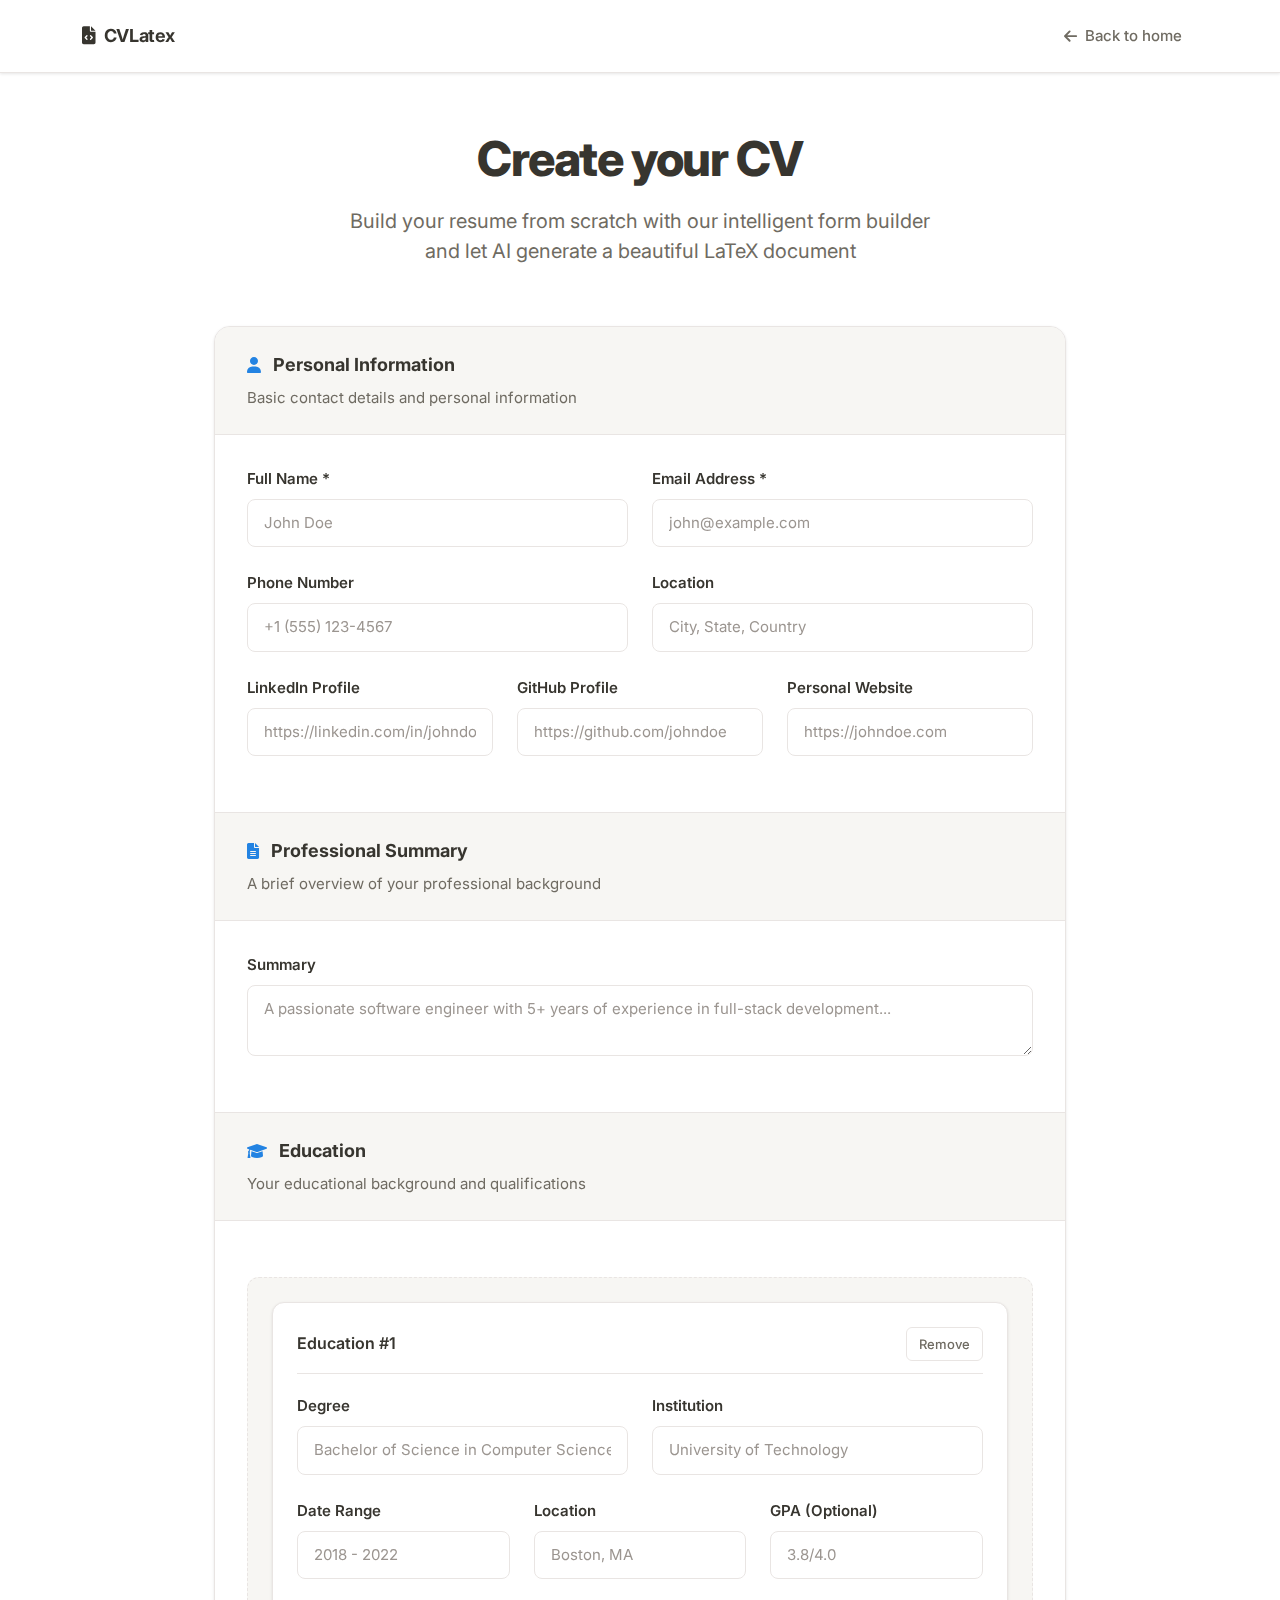
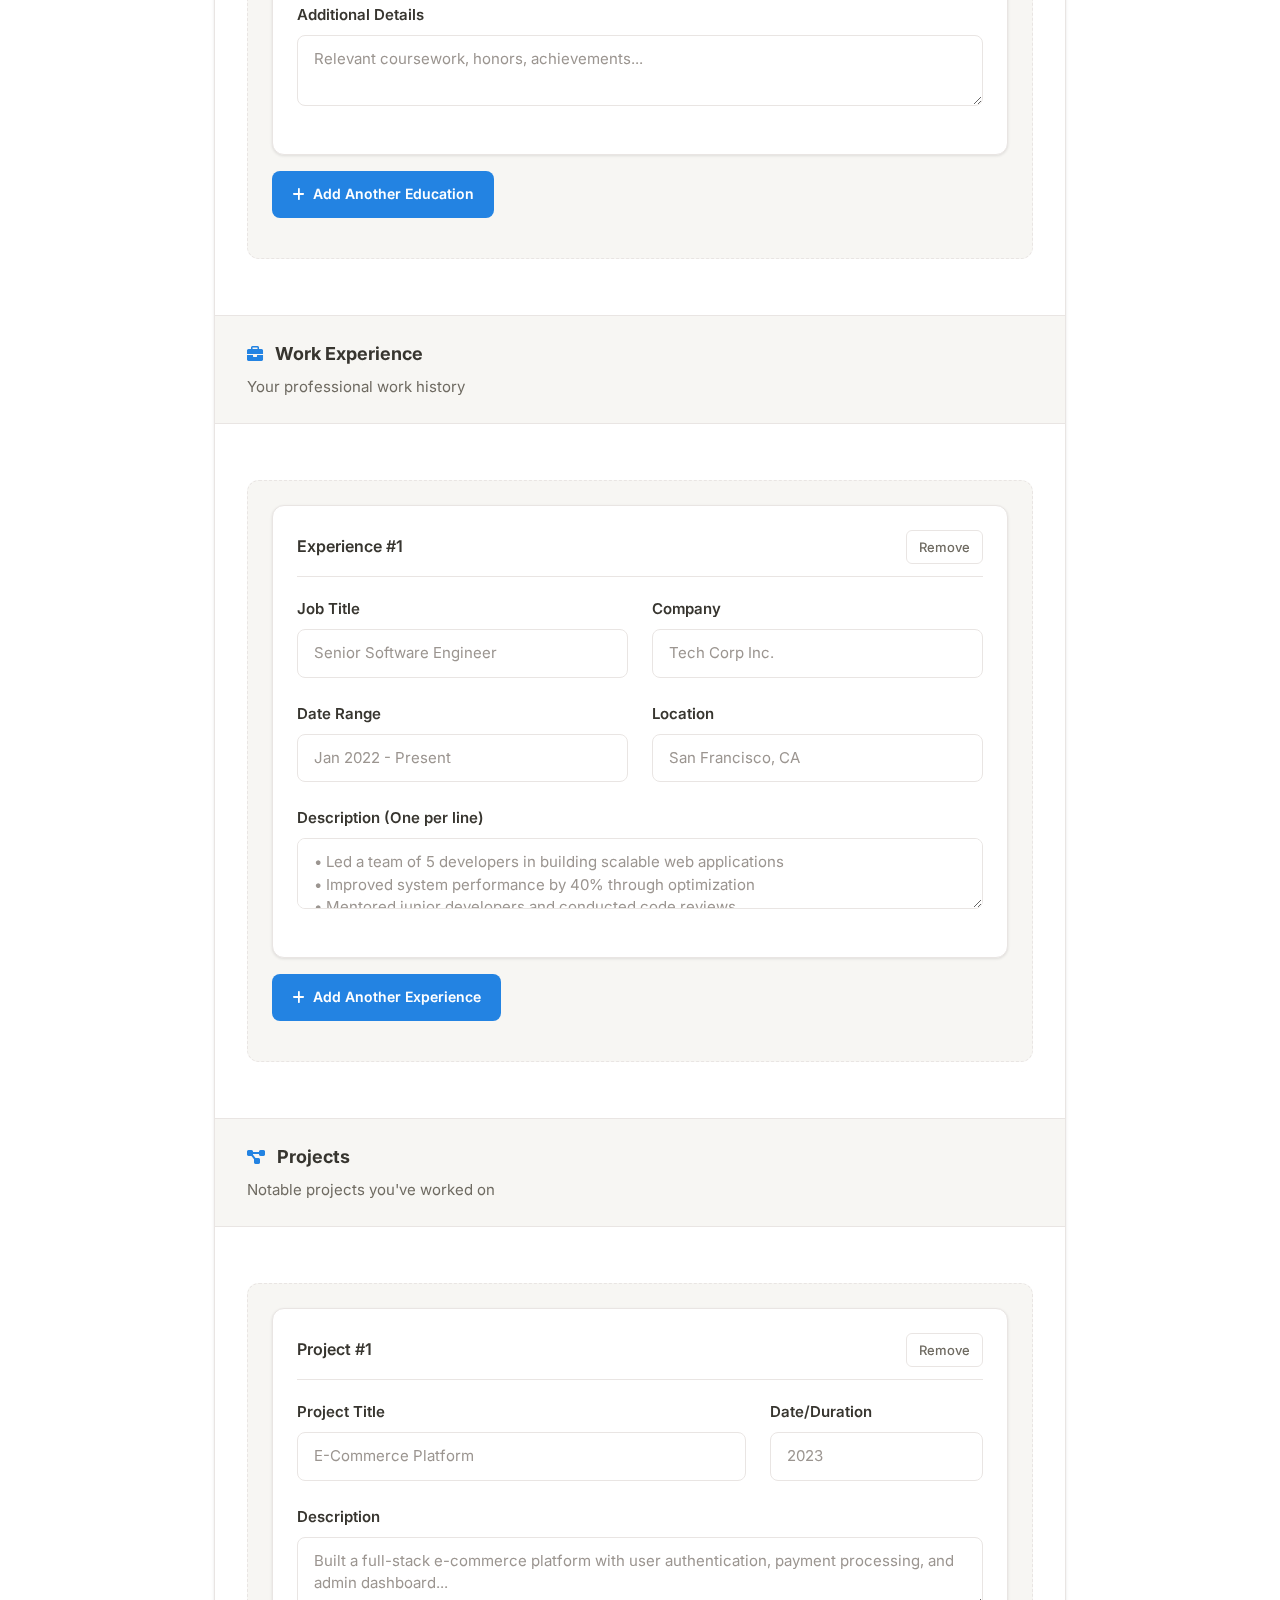
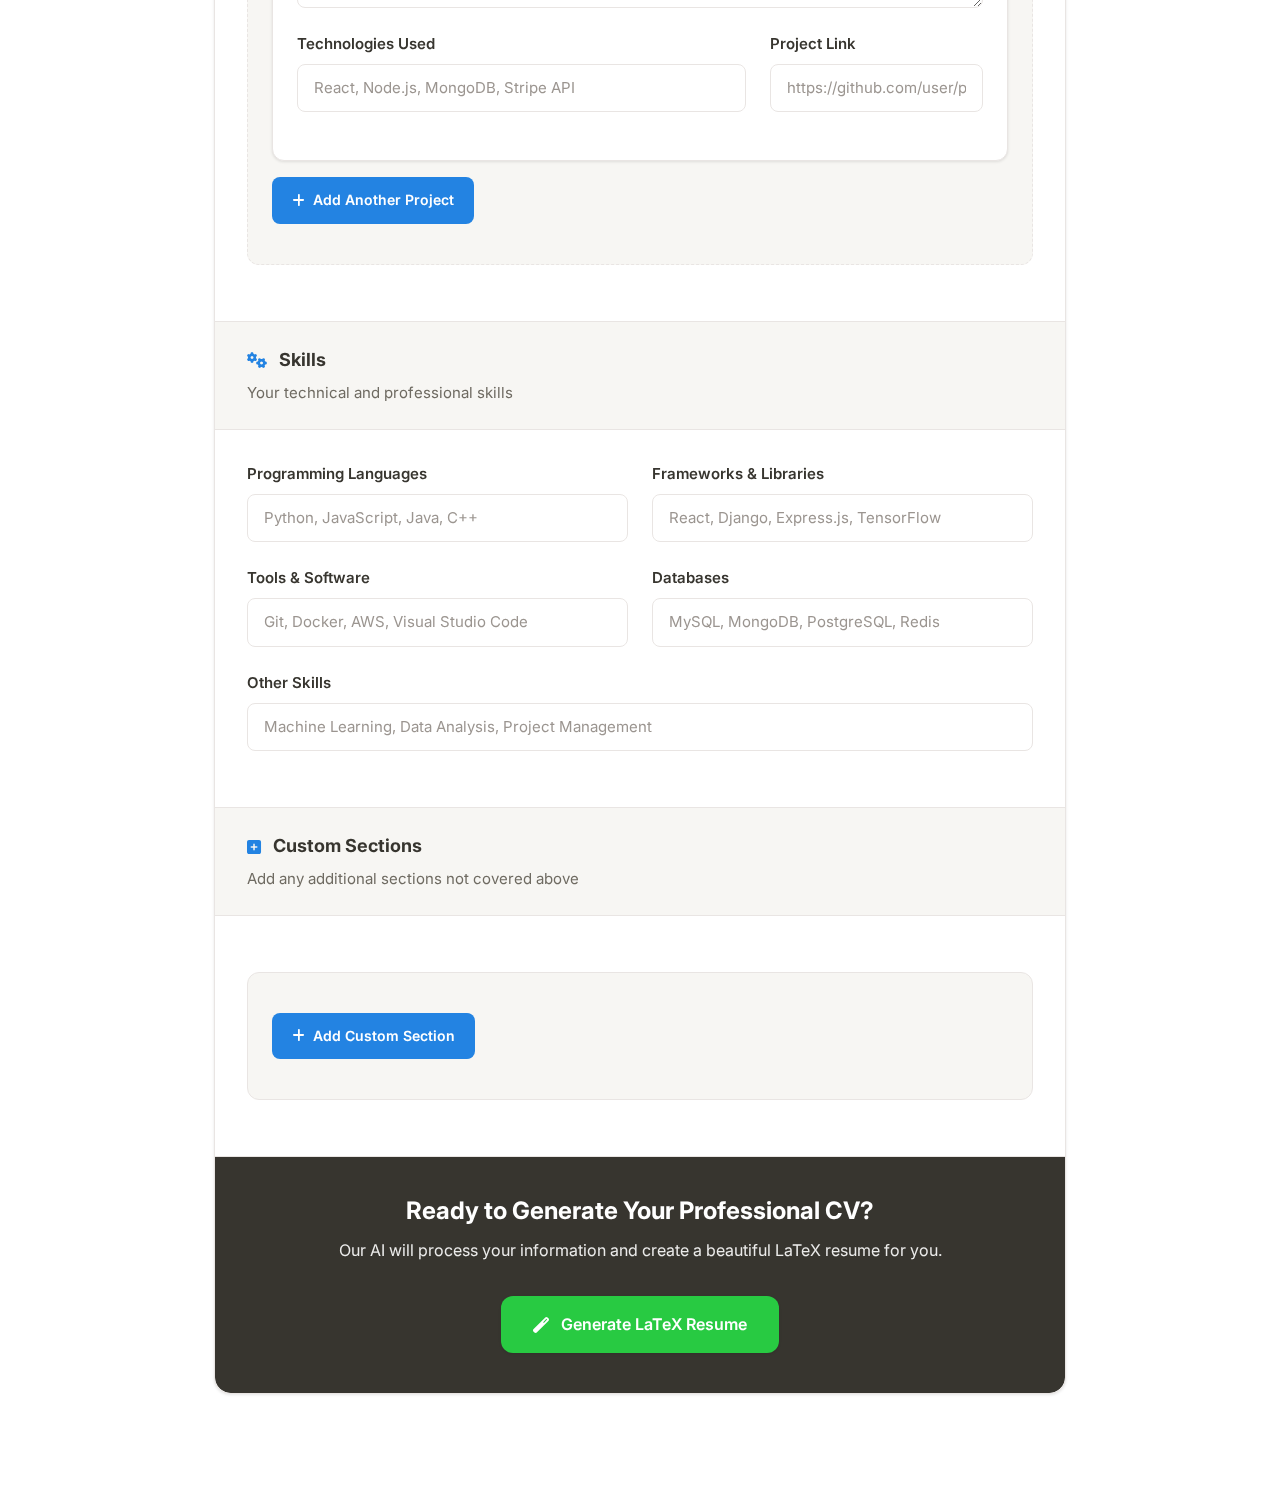
<file: templates/create_cv.html>
<!DOCTYPE html>
<html lang="en">
<head>
    <meta charset="UTF-8">
    <meta name="viewport" content="width=device-width, initial-scale=1.0">
    <title>Create CV - CVLatex</title>
    <link href="https://cdn.jsdelivr.net/npm/bootstrap@5.3.0/dist/css/bootstrap.min.css" rel="stylesheet">
    <link href="https://cdnjs.cloudflare.com/ajax/libs/font-awesome/6.0.0/css/all.min.css" rel="stylesheet">
    <link rel="preconnect" href="https://fonts.googleapis.com">
    <link rel="preconnect" href="https://fonts.gstatic.com" crossorigin>
    <link href="https://fonts.googleapis.com/css2?family=Inter:wght@300;400;500;600;700;800&display=swap" rel="stylesheet">
    <style>
        :root {
            --notion-gray-100: #f7f6f3;
            --notion-gray-200: #e9e5e3;
            --notion-gray-300: #d1ccc7;
            --notion-gray-400: #9b9590;
            --notion-gray-500: #787066;
            --notion-gray-600: #5e5a52;
            --notion-text: #37352f;
            --notion-text-light: #6f6b62;
            --notion-blue: #2383e2;
            --notion-blue-light: #edf3ff;
            --notion-border: #e9e5e3;
            --notion-shadow: 0 1px 3px rgba(0, 0, 0, 0.1);
            --notion-shadow-hover: 0 4px 20px rgba(0, 0, 0, 0.08);
            --notion-shadow-active: 0 8px 32px rgba(0, 0, 0, 0.12);
            --notion-success: #28ca42;
            --notion-warning: #ffbd2e;
            --notion-error: #ff5f57;
        }

        * {
            margin: 0;
            padding: 0;
            box-sizing: border-box;
        }

        body {
            background: white;
            color: var(--notion-text);
            font-family: 'Inter', -apple-system, BlinkMacSystemFont, "Segoe UI", Helvetica, "Apple Color Emoji", Arial, sans-serif;
            line-height: 1.6;
            font-size: 16px;
            font-weight: 400;
            -webkit-font-smoothing: antialiased;
            -moz-osx-font-smoothing: grayscale;
            min-height: 100vh;
        }

        /* Navigation */
        .navbar {
            background: rgba(255, 255, 255, 0.95);
            backdrop-filter: blur(24px);
            -webkit-backdrop-filter: blur(24px);
            border-bottom: 1px solid var(--notion-border);
            padding: 16px 0;
            position: sticky;
            top: 0;
            width: 100%;
            z-index: 1000;
            box-shadow: var(--notion-shadow);
        }

        .navbar-brand {
            font-weight: 700;
            font-size: 18px;
            color: var(--notion-text) !important;
            text-decoration: none;
            letter-spacing: -0.02em;
            transition: all 0.2s ease;
        }

        .navbar-brand:hover {
            color: var(--notion-blue) !important;
        }

        .back-button {
            color: var(--notion-text-light);
            text-decoration: none;
            font-weight: 500;
            font-size: 15px;
            padding: 8px 16px;
            border-radius: 8px;
            transition: all 0.2s ease;
            display: inline-flex;
            align-items: center;
            gap: 8px;
        }

        .back-button:hover {
            background: var(--notion-gray-100);
            color: var(--notion-text);
        }

        /* Main Content */
        .main-container {
            max-width: 900px;
            margin: 0 auto;
            padding: 60px 24px 100px;
        }

        .page-header {
            text-align: center;
            margin-bottom: 60px;
            opacity: 0;
            animation: fadeInUp 0.8s ease-out 0.2s forwards;
        }

        .page-title {
            font-size: 48px;
            font-weight: 800;
            color: var(--notion-text);
            margin-bottom: 20px;
            letter-spacing: -0.03em;
            line-height: 1.1;
        }

        .page-subtitle {
            font-size: 20px;
            color: var(--notion-text-light);
            font-weight: 400;
            max-width: 600px;
            margin: 0 auto;
            line-height: 1.5;
        }

        /* Form Container */
        .form-container {
            background: white;
            border-radius: 16px;
            border: 1px solid var(--notion-border);
            box-shadow: var(--notion-shadow);
            padding: 0;
            overflow: hidden;
            opacity: 0;
            animation: fadeInUp 0.8s ease-out 0.4s forwards;
        }

        /* Section Headers */
        .section-header {
            background: var(--notion-gray-100);
            border-bottom: 1px solid var(--notion-border);
            padding: 24px 32px;
            margin: 0;
        }

        .section-title {
            font-size: 18px;
            font-weight: 700;
            color: var(--notion-text);
            margin-bottom: 6px;
            display: flex;
            align-items: center;
            gap: 12px;
        }

        .section-title i {
            color: var(--notion-blue);
            font-size: 16px;
        }

        .section-description {
            color: var(--notion-text-light);
            font-size: 15px;
            margin: 0;
        }

        /* Form Section */
        .form-section {
            padding: 32px;
            border-bottom: 1px solid var(--notion-border);
        }

        .form-section:last-child {
            border-bottom: none;
        }

        .form-group {
            margin-bottom: 24px;
        }

        .form-label {
            font-weight: 600;
            color: var(--notion-text);
            margin-bottom: 8px;
            display: block;
            font-size: 15px;
        }

        .form-control, .form-select {
            border: 1px solid var(--notion-border);
            border-radius: 8px;
            padding: 12px 16px;
            font-size: 15px;
            transition: all 0.2s ease;
            background: white;
            width: 100%;
            font-family: inherit;
            color: var(--notion-text);
        }

        .form-control:focus, .form-select:focus {
            border-color: var(--notion-blue);
            box-shadow: 0 0 0 3px var(--notion-blue-light);
            outline: none;
        }

        .form-control::placeholder {
            color: var(--notion-gray-400);
        }

        .textarea-auto {
            min-height: 100px;
            resize: vertical;
        }

        /* Dynamic Sections */
        .dynamic-section {
            border: 1px dashed var(--notion-border);
            border-radius: 12px;
            padding: 24px;
            margin: 24px 0;
            transition: all 0.2s ease;
            background: var(--notion-gray-100);
        }

        .dynamic-section:hover {
            border-color: var(--notion-blue);
            background: var(--notion-blue-light);
        }

        .dynamic-item {
            background: white;
            border-radius: 12px;
            padding: 24px;
            margin-bottom: 16px;
            border: 1px solid var(--notion-border);
            box-shadow: var(--notion-shadow);
            transition: all 0.2s ease;
        }

        .dynamic-item:hover {
            box-shadow: var(--notion-shadow-hover);
            transform: translateY(-2px);
        }

        .dynamic-item-header {
            display: flex;
            justify-content: space-between;
            align-items: center;
            margin-bottom: 20px;
            padding-bottom: 12px;
            border-bottom: 1px solid var(--notion-border);
        }

        .dynamic-item-title {
            font-weight: 600;
            color: var(--notion-text);
            font-size: 16px;
        }

        .btn-remove {
            background: transparent;
            color: var(--notion-text-light);
            border: 1px solid var(--notion-border);
            border-radius: 6px;
            padding: 6px 12px;
            font-size: 13px;
            font-weight: 500;
            cursor: pointer;
            transition: all 0.2s ease;
        }

        .btn-remove:hover {
            background: var(--notion-error);
            color: white;
            border-color: var(--notion-error);
        }

        .btn-add {
            background: var(--notion-blue);
            color: white;
            border: none;
            border-radius: 8px;
            padding: 12px 20px;
            font-weight: 600;
            font-size: 14px;
            cursor: pointer;
            transition: all 0.2s ease;
            display: flex;
            align-items: center;
            gap: 8px;
            margin: 16px 0;
        }

        .btn-add:hover {
            background: #1a75d1;
            transform: translateY(-1px);
            box-shadow: var(--notion-shadow-hover);
        }

        /* Custom Fields */
        .custom-fields-section {
            background: var(--notion-gray-100);
            border-radius: 12px;
            padding: 24px;
            margin: 24px 0;
            border: 1px solid var(--notion-border);
        }

        .custom-field {
            background: white;
            border: 1px solid var(--notion-border);
            border-radius: 8px;
            padding: 20px;
            margin-bottom: 16px;
            box-shadow: var(--notion-shadow);
        }

        .custom-field-header {
            display: flex;
            gap: 12px;
            margin-bottom: 16px;
        }

        /* Submit Section */
        .submit-section {
            background: var(--notion-text);
            color: white;
            padding: 40px 32px;
            text-align: center;
            border-radius: 0 0 16px 16px;
        }

        .submit-section h3 {
            font-size: 24px;
            font-weight: 700;
            margin-bottom: 12px;
        }

        .submit-section p {
            margin-bottom: 32px;
            opacity: 0.9;
            font-size: 16px;
        }

        .btn-generate {
            background: var(--notion-success);
            color: white;
            border: none;
            border-radius: 12px;
            padding: 16px 32px;
            font-size: 16px;
            font-weight: 600;
            cursor: pointer;
            transition: all 0.3s ease;
            display: inline-flex;
            align-items: center;
            gap: 12px;
            box-shadow: var(--notion-shadow);
        }

        .btn-generate:hover {
            background: #20a636;
            transform: translateY(-2px);
            box-shadow: var(--notion-shadow-hover);
        }

        .btn-generate:disabled {
            opacity: 0.6;
            cursor: not-allowed;
            transform: none;
        }

        .loading-spinner {
            display: none;
            width: 16px;
            height: 16px;
            border: 2px solid transparent;
            border-top: 2px solid white;
            border-radius: 50%;
            animation: spin 1s linear infinite;
        }

        /* Animations */
        @keyframes fadeInUp {
            from {
                opacity: 0;
                transform: translateY(30px);
            }
            to {
                opacity: 1;
                transform: translateY(0);
            }
        }

        @keyframes spin {
            0% { transform: rotate(0deg); }
            100% { transform: rotate(360deg); }
        }

        /* Responsive */
        @media (max-width: 768px) {
            .main-container {
                padding: 40px 16px 80px;
            }

            .page-title {
                font-size: 36px;
            }

            .page-subtitle {
                font-size: 18px;
            }

            .form-section {
                padding: 24px 20px;
            }

            .section-header {
                padding: 20px 20px;
            }

            .submit-section {
                padding: 32px 20px;
            }

            .dynamic-item-header {
                flex-direction: column;
                align-items: flex-start;
                gap: 12px;
            }

            .custom-field-header {
                flex-direction: column;
            }
        }
    </style>
</head>
<body>
    <!-- Navigation -->
    <nav class="navbar">
        <div class="container">
            <a class="navbar-brand" href="/">
                <i class="fas fa-file-code me-2"></i>CVLatex
            </a>
            <a href="/" class="back-button">
                <i class="fas fa-arrow-left"></i>
                Back to home
            </a>
        </div>
    </nav>

    <!-- Main Content -->
    <div class="main-container">
        <div class="page-header">
            <h1 class="page-title">Create your CV</h1>
            <p class="page-subtitle">
                Build your resume from scratch with our intelligent form builder and let AI generate a beautiful LaTeX document
            </p>
        </div>

        <div class="form-container">
            <form id="cvForm">
                <!-- Personal Information -->
                <div class="section-header">
                    <div class="section-title">
                        <i class="fas fa-user"></i>
                        Personal Information
                    </div>
                    <div class="section-description">Basic contact details and personal information</div>
                </div>

                <div class="form-section">
                    <div class="row">
                        <div class="col-md-6">
                            <div class="form-group">
                                <label class="form-label">Full Name *</label>
                                <input type="text" class="form-control" name="name" placeholder="John Doe" required>
                            </div>
                        </div>
                        <div class="col-md-6">
                            <div class="form-group">
                                <label class="form-label">Email Address *</label>
                                <input type="email" class="form-control" name="email" placeholder="john@example.com" required>
                            </div>
                        </div>
                    </div>

                    <div class="row">
                        <div class="col-md-6">
                            <div class="form-group">
                                <label class="form-label">Phone Number</label>
                                <input type="tel" class="form-control" name="phone" placeholder="+1 (555) 123-4567">
                            </div>
                        </div>
                        <div class="col-md-6">
                            <div class="form-group">
                                <label class="form-label">Location</label>
                                <input type="text" class="form-control" name="address" placeholder="City, State, Country">
                            </div>
                        </div>
                    </div>

                    <div class="row">
                        <div class="col-md-4">
                            <div class="form-group">
                                <label class="form-label">LinkedIn Profile</label>
                                <input type="url" class="form-control" name="linkedin" placeholder="https://linkedin.com/in/johndoe">
                            </div>
                        </div>
                        <div class="col-md-4">
                            <div class="form-group">
                                <label class="form-label">GitHub Profile</label>
                                <input type="url" class="form-control" name="github" placeholder="https://github.com/johndoe">
                            </div>
                        </div>
                        <div class="col-md-4">
                            <div class="form-group">
                                <label class="form-label">Personal Website</label>
                                <input type="url" class="form-control" name="website" placeholder="https://johndoe.com">
                            </div>
                        </div>
                    </div>
                </div>

                <!-- Professional Summary -->
                <div class="section-header">
                    <div class="section-title">
                        <i class="fas fa-file-text"></i>
                        Professional Summary
                    </div>
                    <div class="section-description">A brief overview of your professional background</div>
                </div>

                <div class="form-section">
                    <div class="form-group">
                        <label class="form-label">Summary</label>
                        <textarea class="form-control textarea-auto" name="summary" placeholder="A passionate software engineer with 5+ years of experience in full-stack development..."></textarea>
                    </div>
                </div>

                <!-- Education -->
                <div class="section-header">
                    <div class="section-title">
                        <i class="fas fa-graduation-cap"></i>
                        Education
                    </div>
                    <div class="section-description">Your educational background and qualifications</div>
                </div>

                <div class="form-section">
                    <div id="education-section" class="dynamic-section">
                        <div class="dynamic-item" data-section="education">
                            <div class="dynamic-item-header">
                                <div class="dynamic-item-title">Education #1</div>
                                <button type="button" class="btn-remove" onclick="removeItem(this)">Remove</button>
                            </div>
                            <div class="row">
                                <div class="col-md-6">
                                    <div class="form-group">
                                        <label class="form-label">Degree</label>
                                        <input type="text" class="form-control" name="education[0][degree]" placeholder="Bachelor of Science in Computer Science">
                                    </div>
                                </div>
                                <div class="col-md-6">
                                    <div class="form-group">
                                        <label class="form-label">Institution</label>
                                        <input type="text" class="form-control" name="education[0][institution]" placeholder="University of Technology">
                                    </div>
                                </div>
                            </div>
                            <div class="row">
                                <div class="col-md-4">
                                    <div class="form-group">
                                        <label class="form-label">Date Range</label>
                                        <input type="text" class="form-control" name="education[0][date]" placeholder="2018 - 2022">
                                    </div>
                                </div>
                                <div class="col-md-4">
                                    <div class="form-group">
                                        <label class="form-label">Location</label>
                                        <input type="text" class="form-control" name="education[0][location]" placeholder="Boston, MA">
                                    </div>
                                </div>
                                <div class="col-md-4">
                                    <div class="form-group">
                                        <label class="form-label">GPA (Optional)</label>
                                        <input type="text" class="form-control" name="education[0][gpa]" placeholder="3.8/4.0">
                                    </div>
                                </div>
                            </div>
                            <div class="form-group">
                                <label class="form-label">Additional Details</label>
                                <textarea class="form-control" name="education[0][details]" placeholder="Relevant coursework, honors, achievements..."></textarea>
                            </div>
                        </div>
                        <button type="button" class="btn-add" onclick="addEducation()">
                            <i class="fas fa-plus"></i> Add Another Education
                        </button>
                    </div>
                </div>

                <!-- Experience -->
                <div class="section-header">
                    <div class="section-title">
                        <i class="fas fa-briefcase"></i>
                        Work Experience
                    </div>
                    <div class="section-description">Your professional work history</div>
                </div>

                <div class="form-section">
                    <div id="experience-section" class="dynamic-section">
                        <div class="dynamic-item" data-section="experience">
                            <div class="dynamic-item-header">
                                <div class="dynamic-item-title">Experience #1</div>
                                <button type="button" class="btn-remove" onclick="removeItem(this)">Remove</button>
                            </div>
                            <div class="row">
                                <div class="col-md-6">
                                    <div class="form-group">
                                        <label class="form-label">Job Title</label>
                                        <input type="text" class="form-control" name="experience[0][title]" placeholder="Senior Software Engineer">
                                    </div>
                                </div>
                                <div class="col-md-6">
                                    <div class="form-group">
                                        <label class="form-label">Company</label>
                                        <input type="text" class="form-control" name="experience[0][company]" placeholder="Tech Corp Inc.">
                                    </div>
                                </div>
                            </div>
                            <div class="row">
                                <div class="col-md-6">
                                    <div class="form-group">
                                        <label class="form-label">Date Range</label>
                                        <input type="text" class="form-control" name="experience[0][date]" placeholder="Jan 2022 - Present">
                                    </div>
                                </div>
                                <div class="col-md-6">
                                    <div class="form-group">
                                        <label class="form-label">Location</label>
                                        <input type="text" class="form-control" name="experience[0][location]" placeholder="San Francisco, CA">
                                    </div>
                                </div>
                            </div>
                            <div class="form-group">
                                <label class="form-label">Description (One per line)</label>
                                <textarea class="form-control textarea-auto" name="experience[0][description]" placeholder="• Led a team of 5 developers in building scalable web applications&#10;• Improved system performance by 40% through optimization&#10;• Mentored junior developers and conducted code reviews"></textarea>
                            </div>
                        </div>
                        <button type="button" class="btn-add" onclick="addExperience()">
                            <i class="fas fa-plus"></i> Add Another Experience
                        </button>
                    </div>
                </div>

                <!-- Projects -->
                <div class="section-header">
                    <div class="section-title">
                        <i class="fas fa-project-diagram"></i>
                        Projects
                    </div>
                    <div class="section-description">Notable projects you've worked on</div>
                </div>

                <div class="form-section">
                    <div id="projects-section" class="dynamic-section">
                        <div class="dynamic-item" data-section="projects">
                            <div class="dynamic-item-header">
                                <div class="dynamic-item-title">Project #1</div>
                                <button type="button" class="btn-remove" onclick="removeItem(this)">Remove</button>
                            </div>
                            <div class="row">
                                <div class="col-md-8">
                                    <div class="form-group">
                                        <label class="form-label">Project Title</label>
                                        <input type="text" class="form-control" name="projects[0][title]" placeholder="E-Commerce Platform">
                                    </div>
                                </div>
                                <div class="col-md-4">
                                    <div class="form-group">
                                        <label class="form-label">Date/Duration</label>
                                        <input type="text" class="form-control" name="projects[0][date]" placeholder="2023">
                                    </div>
                                </div>
                            </div>
                            <div class="form-group">
                                <label class="form-label">Description</label>
                                <textarea class="form-control" name="projects[0][description]" placeholder="Built a full-stack e-commerce platform with user authentication, payment processing, and admin dashboard..."></textarea>
                            </div>
                            <div class="row">
                                <div class="col-md-8">
                                    <div class="form-group">
                                        <label class="form-label">Technologies Used</label>
                                        <input type="text" class="form-control" name="projects[0][technologies]" placeholder="React, Node.js, MongoDB, Stripe API">
                                    </div>
                                </div>
                                <div class="col-md-4">
                                    <div class="form-group">
                                        <label class="form-label">Project Link</label>
                                        <input type="url" class="form-control" name="projects[0][link]" placeholder="https://github.com/user/project">
                                    </div>
                                </div>
                            </div>
                        </div>
                        <button type="button" class="btn-add" onclick="addProject()">
                            <i class="fas fa-plus"></i> Add Another Project
                        </button>
                    </div>
                </div>

                <!-- Skills -->
                <div class="section-header">
                    <div class="section-title">
                        <i class="fas fa-cogs"></i>
                        Skills
                    </div>
                    <div class="section-description">Your technical and professional skills</div>
                </div>

                <div class="form-section">
                    <div class="row">
                        <div class="col-md-6">
                            <div class="form-group">
                                <label class="form-label">Programming Languages</label>
                                <input type="text" class="form-control" name="skills[languages]" placeholder="Python, JavaScript, Java, C++">
                            </div>
                        </div>
                        <div class="col-md-6">
                            <div class="form-group">
                                <label class="form-label">Frameworks & Libraries</label>
                                <input type="text" class="form-control" name="skills[frameworks]" placeholder="React, Django, Express.js, TensorFlow">
                            </div>
                        </div>
                    </div>

                    <div class="row">
                        <div class="col-md-6">
                            <div class="form-group">
                                <label class="form-label">Tools & Software</label>
                                <input type="text" class="form-control" name="skills[tools]" placeholder="Git, Docker, AWS, Visual Studio Code">
                            </div>
                        </div>
                        <div class="col-md-6">
                            <div class="form-group">
                                <label class="form-label">Databases</label>
                                <input type="text" class="form-control" name="skills[databases]" placeholder="MySQL, MongoDB, PostgreSQL, Redis">
                            </div>
                        </div>
                    </div>

                    <div class="form-group">
                        <label class="form-label">Other Skills</label>
                        <input type="text" class="form-control" name="skills[other]" placeholder="Machine Learning, Data Analysis, Project Management">
                    </div>
                </div>

                <!-- Custom Fields -->
                <div class="section-header">
                    <div class="section-title">
                        <i class="fas fa-plus-square"></i>
                        Custom Sections
                    </div>
                    <div class="section-description">Add any additional sections not covered above</div>
                </div>

                <div class="form-section">
                    <div id="custom-fields-section" class="custom-fields-section">
                        <div id="custom-fields-container">
                            <!-- Custom fields will be added here dynamically -->
                        </div>
                        <button type="button" class="btn-add" onclick="addCustomField()">
                            <i class="fas fa-plus"></i> Add Custom Section
                        </button>
                    </div>
                </div>

                <!-- Submit Section -->
                <div class="submit-section">
                    <h3>Ready to Generate Your Professional CV?</h3>
                    <p>Our AI will process your information and create a beautiful LaTeX resume for you.</p>
                    <button type="submit" class="btn-generate">
                        <div class="loading-spinner"></div>
                        <i class="fas fa-magic"></i>
                        Generate LaTeX Resume
                    </button>
                </div>
            </form>
        </div>
    </div>

    <script src="https://cdn.jsdelivr.net/npm/bootstrap@5.3.0/dist/js/bootstrap.bundle.min.js"></script>
    <script>
        let educationCount = 1;
        let experienceCount = 1;
        let projectCount = 1;
        let customFieldCount = 0;

        function addEducation() {
            const container = document.getElementById('education-section');
            const template = `
                <div class="dynamic-item" data-section="education">
                    <div class="dynamic-item-header">
                        <div class="dynamic-item-title">Education #${educationCount + 1}</div>
                        <button type="button" class="btn-remove" onclick="removeItem(this)">Remove</button>
                    </div>
                    <div class="row">
                        <div class="col-md-6">
                            <div class="form-group">
                                <label class="form-label">Degree</label>
                                <input type="text" class="form-control" name="education[${educationCount}][degree]" placeholder="Bachelor of Science in Computer Science">
                            </div>
                        </div>
                        <div class="col-md-6">
                            <div class="form-group">
                                <label class="form-label">Institution</label>
                                <input type="text" class="form-control" name="education[${educationCount}][institution]" placeholder="University of Technology">
                            </div>
                        </div>
                    </div>
                    <div class="row">
                        <div class="col-md-4">
                            <div class="form-group">
                                <label class="form-label">Date Range</label>
                                <input type="text" class="form-control" name="education[${educationCount}][date]" placeholder="2018 - 2022">
                            </div>
                        </div>
                        <div class="col-md-4">
                            <div class="form-group">
                                <label class="form-label">Location</label>
                                <input type="text" class="form-control" name="education[${educationCount}][location]" placeholder="Boston, MA">
                            </div>
                        </div>
                        <div class="col-md-4">
                            <div class="form-group">
                                <label class="form-label">GPA (Optional)</label>
                                <input type="text" class="form-control" name="education[${educationCount}][gpa]" placeholder="3.8/4.0">
                            </div>
                        </div>
                    </div>
                    <div class="form-group">
                        <label class="form-label">Additional Details</label>
                        <textarea class="form-control" name="education[${educationCount}][details]" placeholder="Relevant coursework, honors, achievements..."></textarea>
                    </div>
                </div>
            `;
            
            const addButton = container.querySelector('.btn-add');
            addButton.insertAdjacentHTML('beforebegin', template);
            educationCount++;
        }

        function addExperience() {
            const container = document.getElementById('experience-section');
            const template = `
                <div class="dynamic-item" data-section="experience">
                    <div class="dynamic-item-header">
                        <div class="dynamic-item-title">Experience #${experienceCount + 1}</div>
                        <button type="button" class="btn-remove" onclick="removeItem(this)">Remove</button>
                    </div>
                    <div class="row">
                        <div class="col-md-6">
                            <div class="form-group">
                                <label class="form-label">Job Title</label>
                                <input type="text" class="form-control" name="experience[${experienceCount}][title]" placeholder="Senior Software Engineer">
                            </div>
                        </div>
                        <div class="col-md-6">
                            <div class="form-group">
                                <label class="form-label">Company</label>
                                <input type="text" class="form-control" name="experience[${experienceCount}][company]" placeholder="Tech Corp Inc.">
                            </div>
                        </div>
                    </div>
                    <div class="row">
                        <div class="col-md-6">
                            <div class="form-group">
                                <label class="form-label">Date Range</label>
                                <input type="text" class="form-control" name="experience[${experienceCount}][date]" placeholder="Jan 2022 - Present">
                            </div>
                        </div>
                        <div class="col-md-6">
                            <div class="form-group">
                                <label class="form-label">Location</label>
                                <input type="text" class="form-control" name="experience[${experienceCount}][location]" placeholder="San Francisco, CA">
                            </div>
                        </div>
                    </div>
                    <div class="form-group">
                        <label class="form-label">Description (One per line)</label>
                        <textarea class="form-control textarea-auto" name="experience[${experienceCount}][description]" placeholder="• Led a team of 5 developers in building scalable web applications&#10;• Improved system performance by 40% through optimization&#10;• Mentored junior developers and conducted code reviews"></textarea>
                    </div>
                </div>
            `;
            
            const addButton = container.querySelector('.btn-add');
            addButton.insertAdjacentHTML('beforebegin', template);
            experienceCount++;
        }

        function addProject() {
            const container = document.getElementById('projects-section');
            const template = `
                <div class="dynamic-item" data-section="projects">
                    <div class="dynamic-item-header">
                        <div class="dynamic-item-title">Project #${projectCount + 1}</div>
                        <button type="button" class="btn-remove" onclick="removeItem(this)">Remove</button>
                    </div>
                    <div class="row">
                        <div class="col-md-8">
                            <div class="form-group">
                                <label class="form-label">Project Title</label>
                                <input type="text" class="form-control" name="projects[${projectCount}][title]" placeholder="E-Commerce Platform">
                            </div>
                        </div>
                        <div class="col-md-4">
                            <div class="form-group">
                                <label class="form-label">Date/Duration</label>
                                <input type="text" class="form-control" name="projects[${projectCount}][date]" placeholder="2023">
                            </div>

                        </div>
                    </div>

                    <div class="form-group">
                        <label class="form-label">Description</label>
                        <textarea class="form-control" name="projects[${projectCount}][description]" placeholder="Built a full-stack e-commerce platform with user authentication, payment processing, and admin dashboard..."></textarea>
                    </div>
                    <div class="row">
                        <div class="col-md-8">
                            <div class="form-group">
                                <label class="form-label">Technologies Used</label>
                                <input type="text" class="form-control" name="projects[${projectCount}][technologies]" placeholder="React, Node.js, MongoDB, Stripe API">
                            </div>
                        </div>
                        <div class="col-md-4">
                            <div class="form-group">
                                <label class="form-label">Project Link</label>
                                <input type="url" class="form-control" name="projects[${projectCount}][link]" placeholder="https://github.com/user/project">
                            </div>
                        </div>
                    </div>
                </div>
            `;
            
            const addButton = container.querySelector('.btn-add');
            addButton.insertAdjacentHTML('beforebegin', template);
            projectCount++;
        }

        function addCustomField() {
            const container = document.getElementById('custom-fields-container');
            const template = `
                <div class="custom-field">
                    <div class="custom-field-header">
                        <div class="form-group" style="margin-bottom: 0; flex-grow: 1;">
                            <input type="text" class="form-control" name="custom[${customFieldCount}][title]" placeholder="Section Title (e.g., Certifications, Languages, Awards)">
                        </div>
                        <button type="button" class="btn-remove" onclick="removeCustomField(this)" style="margin-left: 12px;">Remove</button>
                    </div>
                    <div class="form-group">
                        <textarea class="form-control textarea-auto" name="custom[${customFieldCount}][content]" placeholder="Add the content for this section...&#10;&#10;For lists, separate items with new lines:&#10;• Certification 1&#10;• Certification 2&#10;• Certification 3"></textarea>
                    </div>
                </div>
            `;
            
            container.insertAdjacentHTML('beforeend', template);
            customFieldCount++;
        }

        function removeItem(button) {
            const item = button.closest('.dynamic-item');
            item.remove();
        }

        function removeCustomField(button) {
            const field = button.closest('.custom-field');
            field.remove();
        }

        // Form submission
        document.getElementById('cvForm').addEventListener('submit', function(e) {
            e.preventDefault();
            
            const submitButton = document.querySelector('.btn-generate');
            const spinner = document.querySelector('.loading-spinner');
            const icon = submitButton.querySelector('.fas');
            
            // Show loading state
            submitButton.disabled = true;
            spinner.style.display = 'block';
            icon.style.display = 'none';
            submitButton.innerHTML = submitButton.innerHTML.replace('Generate LaTeX Resume', 'Processing...');
            
            // Collect form data
            const formData = new FormData(this);
            const data = {};
            
            // Convert FormData to nested object
            for (let [key, value] of formData.entries()) {
                if (key.includes('[') && key.includes(']')) {
                    // Handle nested arrays like education[0][degree]
                    const match = key.match(/(\w+)\[(\d+)\]\[(\w+)\]/);
                    if (match) {
                        const [, section, index, field] = match;
                        if (!data[section]) data[section] = [];
                        if (!data[section][index]) data[section][index] = {};
                        data[section][index][field] = value;
                    } else {
                        // Handle simple nested objects like skills[languages]
                        const match2 = key.match(/(\w+)\[(\w+)\]/);
                        if (match2) {
                            const [, section, field] = match2;
                            if (!data[section]) data[section] = {};
                            data[section][field] = value;
                        }
                    }
                } else {
                    data[key] = value;
                }
            }
            
            // Handle custom fields
            if (data.custom) {
                const customSections = [];
                Object.values(data.custom).forEach(custom => {
                    if (custom.title && custom.content) {
                        customSections.push({
                            title: custom.title,
                            content: custom.content
                        });
                    }
                });
                data.custom = customSections;
            }
            
            // Clean up empty arrays and objects
            Object.keys(data).forEach(key => {
                if (Array.isArray(data[key])) {
                    data[key] = data[key].filter(item => 
                        item && Object.values(item).some(val => val && val.trim())
                    );
                }
            });
            
            console.log('Form data:', data);
            
            // Send to backend
            fetch('/api/create-cv', {
                method: 'POST',
                headers: {
                    'Content-Type': 'application/json',
                },
                body: JSON.stringify(data)
            })
            .then(response => response.json())
            .then(result => {
                if (result.success) {
                    // Redirect to result page
                    window.location.href = `/result?latex_file=${result.latex_file}&pdf_file=${result.pdf_file}`;
                } else {
                    alert('Error: ' + result.error);
                    // Reset button state
                    submitButton.disabled = false;
                    spinner.style.display = 'none';
                    icon.style.display = 'inline-block';
                    submitButton.innerHTML = submitButton.innerHTML.replace('Processing...', 'Generate LaTeX Resume');
                }
            })
            .catch(error => {
                console.error('Error:', error);
                alert('An error occurred while processing your CV. Please try again.');
                // Reset button state
                submitButton.disabled = false;
                spinner.style.display = 'none';
                icon.style.display = 'inline-block';
                submitButton.innerHTML = submitButton.innerHTML.replace('Processing...', 'Generate LaTeX Resume');
            });
        });

        // Enhanced animations on scroll
        document.addEventListener('DOMContentLoaded', function() {
            // Add smooth entrance animations
            const elements = document.querySelectorAll('.form-container, .page-header');
            
            const observer = new IntersectionObserver((entries) => {
                entries.forEach(entry => {
                    if (entry.isIntersecting) {
                        entry.target.style.opacity = '1';
                        entry.target.style.transform = 'translateY(0)';
                    }
                });
            }, { threshold: 0.1 });

            elements.forEach(el => {
                observer.observe(el);
            });

            // Add focus animations for form elements
            const formElements = document.querySelectorAll('.form-control, .form-select');
            formElements.forEach(element => {
                element.addEventListener('focus', function() {
                    this.style.transform = 'scale(1.02)';
                });
                
                element.addEventListener('blur', function() {
                    this.style.transform = 'scale(1)';
                });
            });
        });
    </script>
</body>
</html> </body>
</html>
</file>
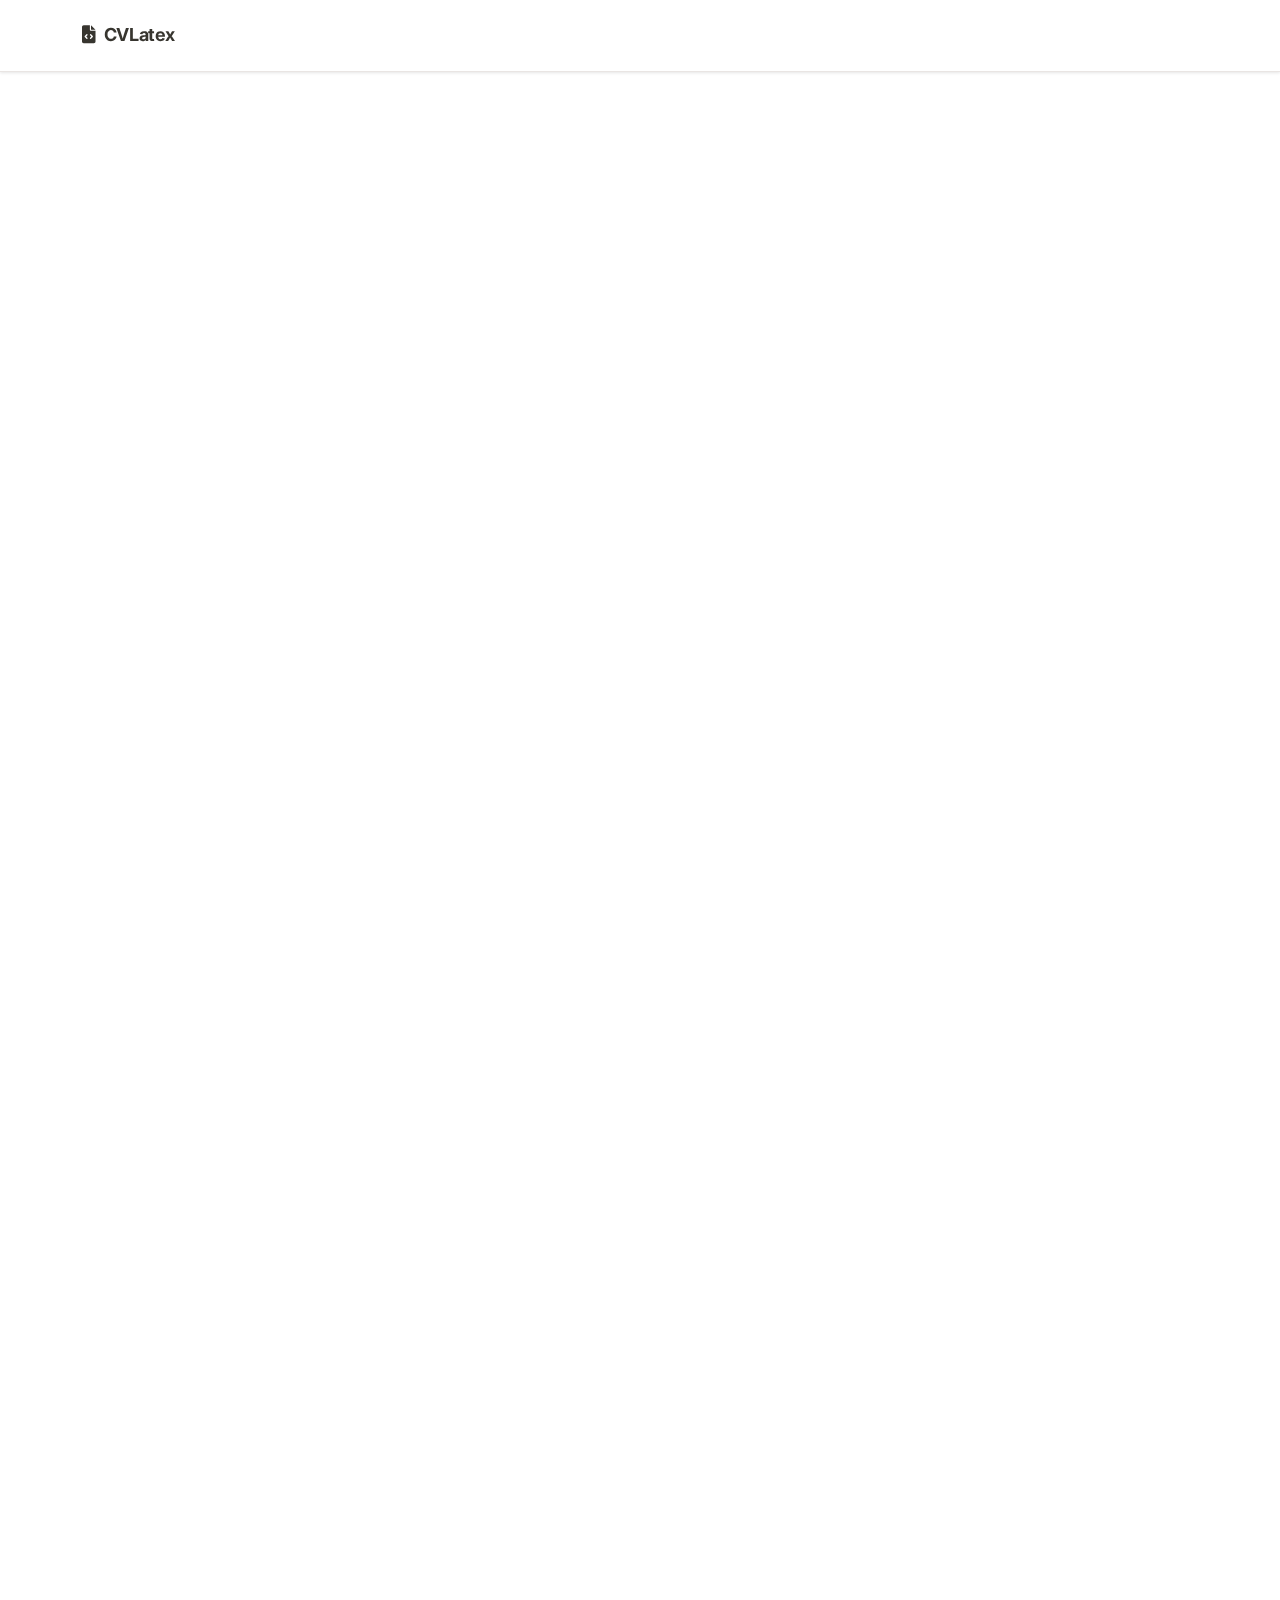
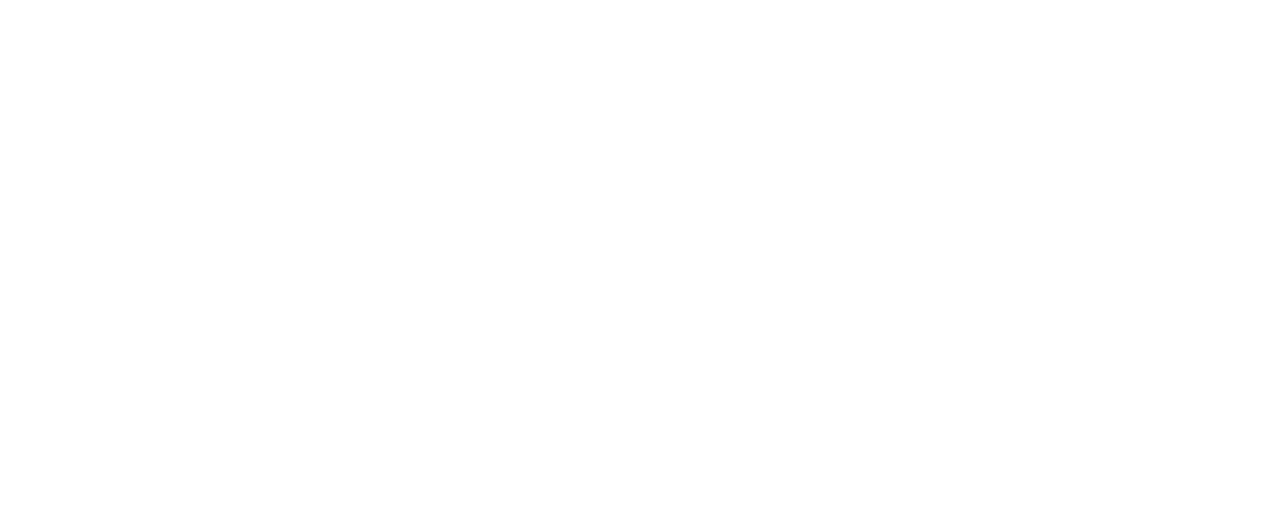
<file: templates/processing.html>
<!DOCTYPE html>
<html lang="en">
<head>
    <meta charset="UTF-8">
    <meta name="viewport" content="width=device-width, initial-scale=1.0">
    <title>Processing Your CV - CVLatex</title>
    <link href="https://cdn.jsdelivr.net/npm/bootstrap@5.3.0/dist/css/bootstrap.min.css" rel="stylesheet">
    <link href="https://cdnjs.cloudflare.com/ajax/libs/font-awesome/6.0.0/css/all.min.css" rel="stylesheet">
    <link rel="preconnect" href="https://fonts.googleapis.com">
    <link rel="preconnect" href="https://fonts.gstatic.com" crossorigin>
    <link href="https://fonts.googleapis.com/css2?family=Inter:wght@300;400;500;600;700;800&display=swap" rel="stylesheet">
    <style>
        :root {
            --notion-gray-100: #f7f6f3;
            --notion-gray-200: #e9e5e3;
            --notion-gray-300: #d1ccc7;
            --notion-gray-400: #9b9590;
            --notion-gray-500: #787066;
            --notion-gray-600: #5e5a52;
            --notion-text: #37352f;
            --notion-text-light: #6f6b62;
            --notion-blue: #2383e2;
            --notion-blue-light: #edf3ff;
            --notion-border: #e9e5e3;
            --notion-shadow: 0 1px 3px rgba(0, 0, 0, 0.1);
            --notion-shadow-hover: 0 4px 20px rgba(0, 0, 0, 0.08);
            --notion-shadow-active: 0 8px 32px rgba(0, 0, 0, 0.12);
            --notion-success: #28ca42;
            --notion-warning: #ffbd2e;
            --notion-error: #ff5f57;
        }

        * {
            margin: 0;
            padding: 0;
            box-sizing: border-box;
        }

        body {
            background: white;
            color: var(--notion-text);
            font-family: 'Inter', -apple-system, BlinkMacSystemFont, "Segoe UI", Helvetica, "Apple Color Emoji", Arial, sans-serif;
            line-height: 1.6;
            font-size: 16px;
            font-weight: 400;
            -webkit-font-smoothing: antialiased;
            -moz-osx-font-smoothing: grayscale;
            min-height: 100vh;
            overflow-x: hidden;
        }

        /* Navigation */
        .navbar {
            background: rgba(255, 255, 255, 0.95);
            backdrop-filter: blur(24px);
            -webkit-backdrop-filter: blur(24px);
            border-bottom: 1px solid var(--notion-border);
            padding: 16px 0;
            position: sticky;
            top: 0;
            width: 100%;
            z-index: 1000;
            box-shadow: var(--notion-shadow);
        }

        .navbar-brand {
            font-weight: 700;
            font-size: 18px;
            color: var(--notion-text) !important;
            text-decoration: none;
            letter-spacing: -0.02em;
            transition: all 0.2s ease;
        }

        .navbar-brand:hover {
            color: var(--notion-blue) !important;
        }

        /* Main Container */
        .main-container {
            max-width: 900px;
            margin: 0 auto;
            padding: 80px 24px 100px;
            text-align: center;
        }

        /* Processing Header */
        .processing-header {
            margin-bottom: 60px;
            opacity: 0;
            animation: fadeInUp 0.8s ease-out 0.2s forwards;
        }

        .processing-icon {
            width: 120px;
            height: 120px;
            background: linear-gradient(135deg, var(--notion-blue) 0%, #1a75d1 100%);
            border-radius: 50%;
            display: flex;
            align-items: center;
            justify-content: center;
            margin: 0 auto 32px;
            font-size: 48px;
            color: white;
            position: relative;
            overflow: hidden;
        }

        .processing-icon::before {
            content: '';
            position: absolute;
            top: 0;
            left: -100%;
            width: 100%;
            height: 100%;
            background: linear-gradient(90deg, transparent, rgba(255,255,255,0.3), transparent);
            animation: shimmer 2s infinite;
        }

        @keyframes shimmer {
            0% { left: -100%; }
            100% { left: 100%; }
        }

        .processing-title {
            font-size: 42px;
            font-weight: 800;
            color: var(--notion-text);
            margin-bottom: 16px;
            letter-spacing: -0.03em;
            line-height: 1.1;
        }

        .processing-subtitle {
            font-size: 20px;
            color: var(--notion-text-light);
            margin-bottom: 32px;
            max-width: 500px;
            margin-left: auto;
            margin-right: auto;
        }

        /* Progress Steps */
        .progress-container {
            background: white;
            border-radius: 20px;
            border: 1px solid var(--notion-border);
            padding: 48px;
            margin-bottom: 60px;
            box-shadow: var(--notion-shadow);
            opacity: 0;
            animation: fadeInUp 0.8s ease-out 0.4s forwards;
        }

        .progress-steps {
            display: flex;
            flex-direction: column;
            gap: 24px;
            max-width: 600px;
            margin: 0 auto;
        }

        .progress-step {
            display: flex;
            align-items: center;
            padding: 24px;
            border-radius: 16px;
            background: var(--notion-gray-100);
            border: 2px solid transparent;
            transition: all 0.4s ease;
            position: relative;
            overflow: hidden;
        }

        .progress-step.active {
            background: var(--notion-blue-light);
            border-color: var(--notion-blue);
            transform: scale(1.02);
        }

        .progress-step.completed {
            background: rgba(40, 202, 66, 0.1);
            border-color: var(--notion-success);
        }

        .step-icon {
            width: 56px;
            height: 56px;
            border-radius: 50%;
            display: flex;
            align-items: center;
            justify-content: center;
            margin-right: 20px;
            font-size: 20px;
            transition: all 0.3s ease;
            flex-shrink: 0;
        }

        .progress-step:not(.active):not(.completed) .step-icon {
            background: var(--notion-gray-300);
            color: var(--notion-gray-500);
        }

        .progress-step.active .step-icon {
            background: var(--notion-blue);
            color: white;
            animation: pulse 2s infinite;
        }

        .progress-step.completed .step-icon {
            background: var(--notion-success);
            color: white;
        }

        @keyframes pulse {
            0%, 100% { transform: scale(1); }
            50% { transform: scale(1.1); }
        }

        .step-content {
            flex: 1;
            text-align: left;
        }

        .step-title {
            font-size: 18px;
            font-weight: 600;
            color: var(--notion-text);
            margin-bottom: 4px;
        }

        .step-description {
            font-size: 14px;
            color: var(--notion-text-light);
            line-height: 1.4;
        }

        .step-time {
            font-size: 12px;
            color: var(--notion-text-light);
            margin-top: 4px;
            opacity: 0.7;
        }

        /* Real-time Stats */
        .stats-container {
            display: grid;
            grid-template-columns: repeat(auto-fit, minmax(200px, 1fr));
            gap: 24px;
            margin-bottom: 60px;
            opacity: 0;
            animation: fadeInUp 0.8s ease-out 0.6s forwards;
        }

        .stat-card {
            background: white;
            border-radius: 16px;
            border: 1px solid var(--notion-border);
            padding: 32px 24px;
            text-align: center;
            transition: all 0.3s ease;
            box-shadow: var(--notion-shadow);
        }

        .stat-card:hover {
            transform: translateY(-4px);
            box-shadow: var(--notion-shadow-hover);
        }

        .stat-icon {
            width: 48px;
            height: 48px;
            background: var(--notion-blue-light);
            border-radius: 12px;
            display: flex;
            align-items: center;
            justify-content: center;
            margin: 0 auto 16px;
            font-size: 20px;
            color: var(--notion-blue);
        }

        .stat-value {
            font-size: 28px;
            font-weight: 800;
            color: var(--notion-text);
            margin-bottom: 8px;
        }

        .stat-label {
            font-size: 14px;
            color: var(--notion-text-light);
            font-weight: 500;
        }

        /* AI Processing Visualization */
        .ai-visualization {
            background: linear-gradient(135deg, var(--notion-gray-100) 0%, white 100%);
            border-radius: 20px;
            padding: 40px;
            margin-bottom: 60px;
            position: relative;
            overflow: hidden;
            opacity: 0;
            animation: fadeInUp 0.8s ease-out 0.8s forwards;
        }

        .ai-visualization::before {
            content: '';
            position: absolute;
            top: 0;
            left: 0;
            right: 0;
            bottom: 0;
            background: 
                radial-gradient(circle at 20% 80%, rgba(35, 131, 226, 0.03) 0%, transparent 50%),
                radial-gradient(circle at 80% 20%, rgba(35, 131, 226, 0.02) 0%, transparent 50%);
        }

        .ai-content {
            position: relative;
            z-index: 2;
        }

        .ai-title {
            font-size: 24px;
            font-weight: 700;
            color: var(--notion-text);
            margin-bottom: 16px;
            display: flex;
            align-items: center;
            justify-content: center;
            gap: 12px;
        }

        .ai-brain {
            font-size: 28px;
            color: var(--notion-blue);
            animation: brainPulse 3s infinite;
        }

        @keyframes brainPulse {
            0%, 100% { transform: scale(1); opacity: 1; }
            50% { transform: scale(1.1); opacity: 0.8; }
        }

        .ai-description {
            font-size: 16px;
            color: var(--notion-text-light);
            margin-bottom: 32px;
            max-width: 400px;
            margin-left: auto;
            margin-right: auto;
        }

        .processing-bar {
            background: var(--notion-gray-200);
            border-radius: 12px;
            height: 8px;
            overflow: hidden;
            position: relative;
        }

        .processing-progress {
            background: linear-gradient(90deg, var(--notion-blue), #1a75d1);
            height: 100%;
            border-radius: 12px;
            width: 0%;
            transition: width 0.5s ease;
            position: relative;
        }

        .processing-progress::after {
            content: '';
            position: absolute;
            top: 0;
            left: 0;
            right: 0;
            bottom: 0;
            background: linear-gradient(90deg, transparent, rgba(255,255,255,0.4), transparent);
            animation: progressShimmer 2s infinite;
        }

        @keyframes progressShimmer {
            0% { transform: translateX(-100%); }
            100% { transform: translateX(100%); }
        }

        /* Animations */
        @keyframes fadeInUp {
            from {
                opacity: 0;
                transform: translateY(30px);
            }
            to {
                opacity: 1;
                transform: translateY(0);
            }
        }

        @keyframes spin {
            from { transform: rotate(0deg); }
            to { transform: rotate(360deg); }
        }

        /* Responsive */
        @media (max-width: 768px) {
            .main-container {
                padding: 60px 20px 80px;
            }

            .processing-title {
                font-size: 32px;
            }

            .processing-subtitle {
                font-size: 18px;
            }

            .progress-container {
                padding: 32px 24px;
            }

            .progress-step {
                padding: 20px;
            }

            .step-icon {
                width: 48px;
                height: 48px;
                font-size: 18px;
                margin-right: 16px;
            }

            .stats-container {
                grid-template-columns: 1fr;
                gap: 16px;
            }
        }
    </style>
</head>
<body>
    <!-- Navigation -->
    <nav class="navbar">
        <div class="container">
            <a class="navbar-brand" href="/">
                <i class="fas fa-file-code me-2"></i>CVLatex
            </a>
        </div>
    </nav>

    <!-- Main Content -->
    <div class="main-container">
        <!-- Processing Header -->
        <div class="processing-header">
            <div class="processing-icon">
                <i class="fas fa-magic"></i>
            </div>
            <h1 class="processing-title">Processing your CV</h1>
            <p class="processing-subtitle">
                Our AI is analyzing your resume and converting it to professional LaTeX format
            </p>
        </div>

        <!-- Progress Steps -->
        <div class="progress-container">
            <div class="progress-steps">
                <div class="progress-step completed" id="step1">
                    <div class="step-icon">
                        <i class="fas fa-check"></i>
                    </div>
                    <div class="step-content">
                        <div class="step-title">File Upload Complete</div>
                        <div class="step-description">Your CV has been successfully uploaded and validated</div>
                        <div class="step-time">Completed in 0.5s</div>
                    </div>
                </div>

                <div class="progress-step active" id="step2">
                    <div class="step-icon">
                        <i class="fas fa-brain"></i>
                    </div>
                    <div class="step-content">
                        <div class="step-title">AI Content Extraction</div>
                        <div class="step-description">Gemini AI is parsing and structuring your CV content</div>
                        <div class="step-time">Processing...</div>
                    </div>
                </div>

                <div class="progress-step" id="step3">
                    <div class="step-icon">
                        <i class="fas fa-code"></i>
                    </div>
                    <div class="step-content">
                        <div class="step-title">LaTeX Generation</div>
                        <div class="step-description">Converting your data to Jake's Resume template</div>
                        <div class="step-time">Waiting...</div>
                    </div>
                </div>

                <div class="progress-step" id="step4">
                    <div class="step-icon">
                        <i class="fas fa-file-pdf"></i>
                    </div>
                    <div class="step-content">
                        <div class="step-title">PDF Compilation</div>
                        <div class="step-description">Generating your final resume document</div>
                        <div class="step-time">Waiting...</div>
                    </div>
                </div>
            </div>
        </div>

        <!-- Real-time Stats -->
        <div class="stats-container">
            <div class="stat-card">
                <div class="stat-icon">
                    <i class="fas fa-clock"></i>
                </div>
                <div class="stat-value" id="processingTime">15s</div>
                <div class="stat-label">Processing time</div>
            </div>

            <div class="stat-card">
                <div class="stat-icon">
                    <i class="fas fa-percentage"></i>
                </div>
                <div class="stat-value" id="accuracy">94%</div>
                <div class="stat-label">Content accuracy</div>
            </div>

            <div class="stat-card">
                <div class="stat-icon">
                    <i class="fas fa-list"></i>
                </div>
                <div class="stat-value" id="sectionsFound">6/8</div>
                <div class="stat-label">Sections detected</div>
            </div>

            <div class="stat-card">
                <div class="stat-icon">
                    <i class="fas fa-users"></i>
                </div>
                <div class="stat-value">1,247+</div>
                <div class="stat-label">CVs processed today</div>
            </div>
        </div>

        <!-- AI Visualization -->
        <div class="ai-visualization">
            <div class="ai-content">
                <h3 class="ai-title">
                    <i class="fas fa-brain ai-brain"></i>
                    AI-Powered Processing
                </h3>
                <p class="ai-description">
                    Using advanced natural language processing to understand and structure your professional experience
                </p>
                <div class="processing-bar">
                    <div class="processing-progress" id="overallProgress"></div>
                </div>
            </div>
        </div>
    </div>

    <script src="https://cdn.jsdelivr.net/npm/bootstrap@5.3.0/dist/js/bootstrap.bundle.min.js"></script>
    <script>
        document.addEventListener('DOMContentLoaded', function() {
            let currentStep = 1;
            let processingTime = 0;
            let accuracy = 85;
            
            // Simulate processing steps
            const steps = [
                { duration: 2000, name: 'File Upload' },
                { duration: 8000, name: 'AI Extraction' },
                { duration: 5000, name: 'LaTeX Generation' },
                { duration: 3000, name: 'PDF Compilation' }
            ];

            // Update processing time counter
            const timeInterval = setInterval(() => {
                processingTime++;
                document.getElementById('processingTime').textContent = processingTime + 's';
                
                // Gradually increase accuracy
                if (accuracy < 97 && Math.random() > 0.7) {
                    accuracy += 1;
                    document.getElementById('accuracy').textContent = accuracy + '%';
                }
            }, 1000);

            // Update overall progress bar
            const totalDuration = steps.reduce((sum, step) => sum + step.duration, 0);
            let elapsedTime = 0;
            
            const progressInterval = setInterval(() => {
                elapsedTime += 100;
                const progress = Math.min((elapsedTime / totalDuration) * 100, 100);
                document.getElementById('overallProgress').style.width = progress + '%';
                
                if (progress >= 100) {
                    clearInterval(progressInterval);
                }
            }, 100);

            // Process each step
            function processStep(stepIndex) {
                if (stepIndex >= steps.length) {
                    // Processing complete
                    clearInterval(timeInterval);
                    setTimeout(() => {
                        // Redirect to results (in real app, this would come from the actual processing)
                        window.location.href = '/result?pdf=%2Fpreview%2Fresume.pdf&latex=%2Fdownload%2Fresume.tex&pdf_download=%2Fdownload%2Fresume.pdf';
                    }, 1000);
                    return;
                }

                const step = steps[stepIndex];
                const stepElement = document.getElementById(`step${stepIndex + 1}`);
                
                // Mark current step as active
                stepElement.classList.add('active');
                
                // Update step time
                const timeElement = stepElement.querySelector('.step-time');
                let stepTime = 0;
                const stepTimeInterval = setInterval(() => {
                    stepTime += 0.1;
                    timeElement.textContent = `Processing... ${stepTime.toFixed(1)}s`;
                }, 100);

                setTimeout(() => {
                    clearInterval(stepTimeInterval);
                    
                    // Mark step as completed
                    stepElement.classList.remove('active');
                    stepElement.classList.add('completed');
                    stepElement.querySelector('.step-icon i').className = 'fas fa-check';
                    timeElement.textContent = `Completed in ${(step.duration / 1000).toFixed(1)}s`;
                    
                    // Start next step
                    setTimeout(() => {
                        processStep(stepIndex + 1);
                    }, 500);
                }, step.duration);
            }

            // Start processing after a short delay
            setTimeout(() => {
                processStep(1); // Start from step 2 (step 1 is already completed)
            }, 1000);

            // Simulate sections found counter
            let sectionsFound = 3;
            const sectionsInterval = setInterval(() => {
                if (sectionsFound < 7 && Math.random() > 0.6) {
                    sectionsFound++;
                    document.getElementById('sectionsFound').textContent = sectionsFound + '/8';
                }
                
                if (sectionsFound >= 7) {
                    clearInterval(sectionsInterval);
                }
            }, 2000);

            // Add some interactive elements
            document.querySelectorAll('.stat-card').forEach(card => {
                card.addEventListener('mouseenter', function() {
                    this.style.transform = 'translateY(-6px) scale(1.02)';
                });
                
                card.addEventListener('mouseleave', function() {
                    this.style.transform = 'translateY(0) scale(1)';
                });
            });
        });
    </script>
</body>
</html>
</file>
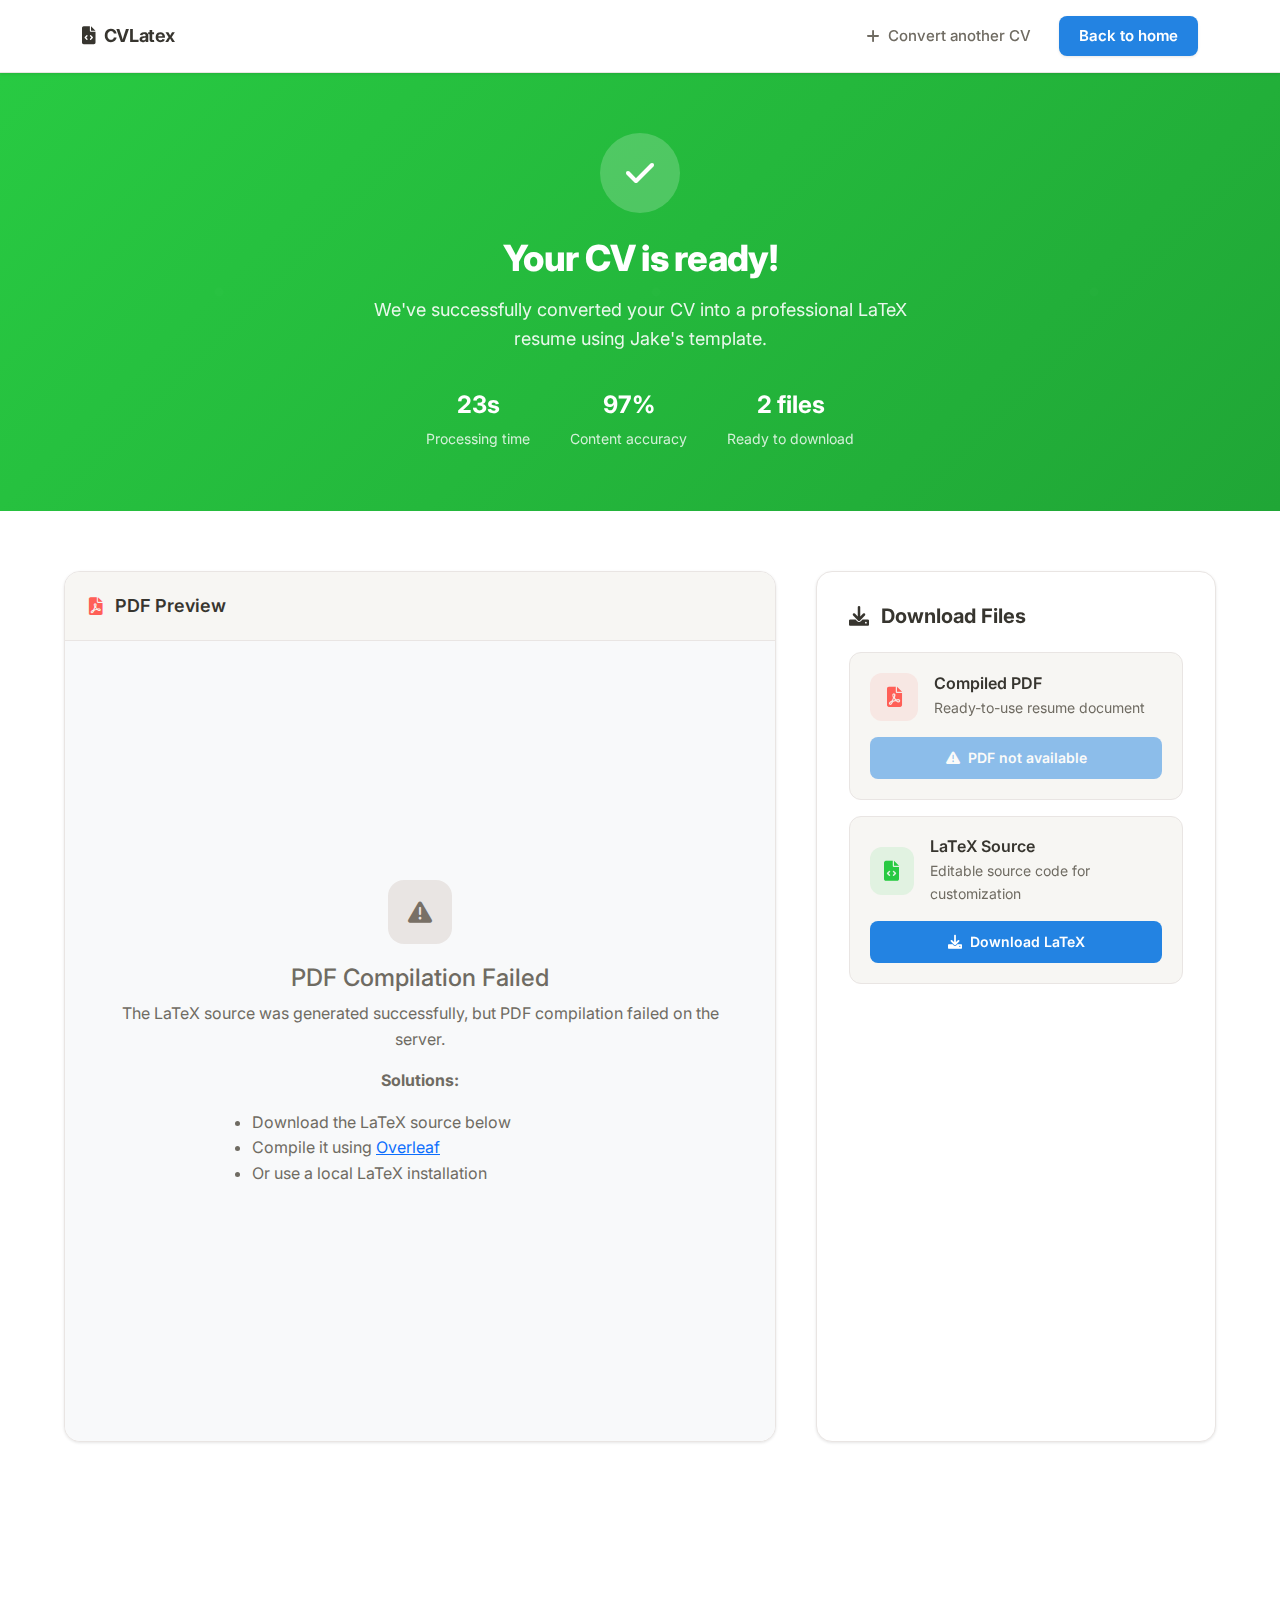
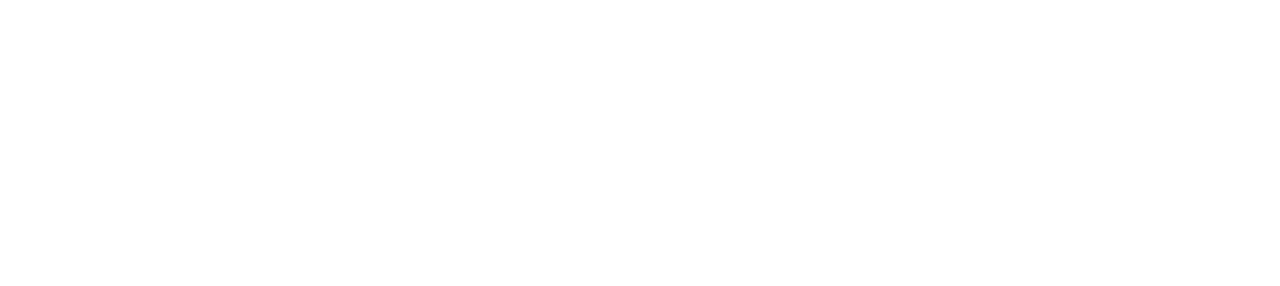
<file: templates/result.html>
<!DOCTYPE html>
<html lang="en">
<head>
    <meta charset="UTF-8">
    <meta name="viewport" content="width=device-width, initial-scale=1.0">
    <title>Processing Complete - CVLatex</title>
    <link href="https://cdn.jsdelivr.net/npm/bootstrap@5.3.0/dist/css/bootstrap.min.css" rel="stylesheet">
    <link href="https://cdnjs.cloudflare.com/ajax/libs/font-awesome/6.0.0/css/all.min.css" rel="stylesheet">
    <link rel="preconnect" href="https://fonts.googleapis.com">
    <link rel="preconnect" href="https://fonts.gstatic.com" crossorigin>
    <link href="https://fonts.googleapis.com/css2?family=Inter:wght@300;400;500;600;700;800&display=swap" rel="stylesheet">
    <style>
        :root {
            --notion-gray-100: #f7f6f3;
            --notion-gray-200: #e9e5e3;
            --notion-gray-300: #d1ccc7;
            --notion-gray-400: #9b9590;
            --notion-gray-500: #787066;
            --notion-gray-600: #5e5a52;
            --notion-text: #37352f;
            --notion-text-light: #6f6b62;
            --notion-blue: #2383e2;
            --notion-blue-light: #edf3ff;
            --notion-border: #e9e5e3;
            --notion-shadow: 0 1px 3px rgba(0, 0, 0, 0.1);
            --notion-shadow-hover: 0 4px 20px rgba(0, 0, 0, 0.08);
            --notion-shadow-active: 0 8px 32px rgba(0, 0, 0, 0.12);
            --notion-success: #28ca42;
            --notion-warning: #ffbd2e;
            --notion-error: #ff5f57;
        }

        * {
            margin: 0;
            padding: 0;
            box-sizing: border-box;
        }

        body {
            background: white;
            color: var(--notion-text);
            font-family: 'Inter', -apple-system, BlinkMacSystemFont, "Segoe UI", Helvetica, "Apple Color Emoji", Arial, sans-serif;
            line-height: 1.6;
            font-size: 16px;
            font-weight: 400;
            -webkit-font-smoothing: antialiased;
            -moz-osx-font-smoothing: grayscale;
            min-height: 100vh;
        }

        /* Navigation */
        .navbar {
            background: rgba(255, 255, 255, 0.95);
            backdrop-filter: blur(24px);
            -webkit-backdrop-filter: blur(24px);
            border-bottom: 1px solid var(--notion-border);
            padding: 16px 0;
            position: sticky;
            top: 0;
            width: 100%;
            z-index: 1000;
            box-shadow: var(--notion-shadow);
        }

        .navbar-brand {
            font-weight: 700;
            font-size: 18px;
            color: var(--notion-text) !important;
            text-decoration: none;
            letter-spacing: -0.02em;
            transition: all 0.2s ease;
        }

        .navbar-brand:hover {
            color: var(--notion-blue) !important;
        }

        .nav-actions {
            display: flex;
            gap: 12px;
            align-items: center;
        }

        .nav-link {
            color: var(--notion-text-light);
            text-decoration: none;
            font-weight: 500;
            font-size: 15px;
            padding: 8px 16px;
            border-radius: 8px;
            transition: all 0.2s ease;
            display: inline-flex;
            align-items: center;
            gap: 8px;
        }

        .nav-link:hover {
            background: var(--notion-gray-100);
            color: var(--notion-text);
        }

        .nav-cta {
            background: var(--notion-blue);
            color: white !important;
            border-radius: 8px;
            padding: 8px 20px;
            font-weight: 600;
            transition: all 0.2s ease;
            box-shadow: var(--notion-shadow);
        }

        .nav-cta:hover {
            background: #1a75d1 !important;
            color: white !important;
            transform: translateY(-1px);
            box-shadow: var(--notion-shadow-hover);
        }

        /* Success Header */
        .success-header {
            background: linear-gradient(135deg, var(--notion-success) 0%, #20a636 100%);
            color: white;
            padding: 60px 0;
            text-align: center;
            position: relative;
            overflow: hidden;
        }

        .success-header::before {
            content: '';
            position: absolute;
            top: 0;
            left: 0;
            right: 0;
            bottom: 0;
            background: url('data:image/svg+xml,<svg xmlns="http://www.w3.org/2000/svg" viewBox="0 0 100 100"><defs><pattern id="grain" width="100" height="100" patternUnits="userSpaceOnUse"><circle cx="50" cy="50" r="1" fill="%23ffffff" opacity="0.1"/></pattern></defs><rect width="100" height="100" fill="url(%23grain)"/></svg>');
            opacity: 0.1;
        }

        .success-content {
            position: relative;
            z-index: 2;
            max-width: 600px;
            margin: 0 auto;
            padding: 0 24px;
        }

        .success-icon {
            width: 80px;
            height: 80px;
            background: rgba(255, 255, 255, 0.2);
            border-radius: 50%;
            display: flex;
            align-items: center;
            justify-content: center;
            margin: 0 auto 24px;
            font-size: 32px;
            animation: successPulse 2s infinite;
        }

        @keyframes successPulse {
            0%, 100% { transform: scale(1); }
            50% { transform: scale(1.05); }
        }

        .success-title {
            font-size: 36px;
            font-weight: 800;
            margin-bottom: 16px;
            letter-spacing: -0.02em;
        }

        .success-subtitle {
            font-size: 18px;
            opacity: 0.9;
            margin-bottom: 32px;
        }

        .processing-stats {
            display: flex;
            justify-content: center;
            gap: 40px;
            margin-top: 32px;
        }

        .stat-item {
            text-align: center;
        }

        .stat-value {
            font-size: 24px;
            font-weight: 700;
            margin-bottom: 4px;
        }

        .stat-label {
            font-size: 14px;
            opacity: 0.8;
        }

        /* Main Content */
        .main-content {
            max-width: 1200px;
            margin: 0 auto;
            padding: 60px 24px 100px;
        }

        .content-grid {
            display: grid;
            grid-template-columns: 1fr 400px;
            gap: 40px;
            margin-bottom: 60px;
        }

        /* PDF Preview */
        .preview-section {
            background: white;
            border-radius: 16px;
            border: 1px solid var(--notion-border);
            overflow: hidden;
            box-shadow: var(--notion-shadow);
            position: relative;
        }

        .preview-header {
            background: var(--notion-gray-100);
            padding: 20px 24px;
            border-bottom: 1px solid var(--notion-border);
            display: flex;
            align-items: center;
            justify-content: between;
        }

        .preview-title {
            font-size: 18px;
            font-weight: 600;
            color: var(--notion-text);
            display: flex;
            align-items: center;
            gap: 12px;
        }

        .pdf-viewer {
            width: 100%;
            height: 800px;
            border: none;
            background: #f8f9fa;
            display: flex;
            align-items: center;
            justify-content: center;
        }

        .no-preview {
            text-align: center;
            padding: 60px 40px;
            color: var(--notion-text-light);
        }

        .no-preview-icon {
            width: 64px;
            height: 64px;
            background: var(--notion-gray-200);
            border-radius: 16px;
            display: flex;
            align-items: center;
            justify-content: center;
            margin: 0 auto 20px;
            font-size: 24px;
            color: var(--notion-gray-500);
        }

        /* Download Cards */
        .downloads-section {
            background: white;
            border-radius: 16px;
            border: 1px solid var(--notion-border);
            padding: 32px;
            box-shadow: var(--notion-shadow);
            position: sticky;
            top: 100px;
        }

        .downloads-title {
            font-size: 20px;
            font-weight: 700;
            color: var(--notion-text);
            margin-bottom: 24px;
            display: flex;
            align-items: center;
            gap: 12px;
        }

        .download-card {
            background: var(--notion-gray-100);
            border-radius: 12px;
            padding: 20px;
            margin-bottom: 16px;
            transition: all 0.2s ease;
            border: 1px solid var(--notion-border);
        }

        .download-card:hover {
            background: white;
            box-shadow: var(--notion-shadow);
            transform: translateY(-2px);
        }

        .download-header {
            display: flex;
            align-items: center;
            margin-bottom: 16px;
        }

        .download-icon {
            width: 48px;
            height: 48px;
            border-radius: 12px;
            display: flex;
            align-items: center;
            justify-content: center;
            font-size: 20px;
            margin-right: 16px;
        }

        .pdf-download .download-icon {
            background: rgba(255, 95, 87, 0.1);
            color: var(--notion-error);
        }

        .latex-download .download-icon {
            background: rgba(40, 202, 66, 0.1);
            color: var(--notion-success);
        }

        .download-info h4 {
            font-size: 16px;
            font-weight: 600;
            color: var(--notion-text);
            margin-bottom: 4px;
        }

        .download-info p {
            font-size: 14px;
            color: var(--notion-text-light);
            margin: 0;
        }

        .download-button {
            background: var(--notion-blue);
            color: white;
            padding: 10px 20px;
            border: none;
            border-radius: 8px;
            font-weight: 600;
            font-size: 14px;
            transition: all 0.2s ease;
            text-decoration: none;
            display: inline-flex;
            align-items: center;
            gap: 8px;
            width: 100%;
            justify-content: center;
        }

        .download-button:hover {
            background: #1a75d1;
            color: white;
            transform: translateY(-1px);
            box-shadow: var(--notion-shadow);
        }

        /* Next Steps */
        .next-steps {
            background: var(--notion-gray-100);
            border-radius: 16px;
            padding: 40px;
            text-align: center;
        }

        .next-steps h3 {
            font-size: 24px;
            font-weight: 700;
            color: var(--notion-text);
            margin-bottom: 16px;
        }

        .next-steps p {
            font-size: 16px;
            color: var(--notion-text-light);
            margin-bottom: 32px;
            max-width: 600px;
            margin-left: auto;
            margin-right: auto;
        }

        .action-buttons {
            display: flex;
            justify-content: center;
            gap: 16px;
            flex-wrap: wrap;
        }

        .action-btn {
            padding: 12px 24px;
            border-radius: 10px;
            font-weight: 600;
            font-size: 15px;
            transition: all 0.2s ease;
            text-decoration: none;
            display: inline-flex;
            align-items: center;
            gap: 10px;
        }

        .btn-primary {
            background: var(--notion-blue);
            color: white;
            border: none;
        }

        .btn-primary:hover {
            background: #1a75d1;
            color: white;
            transform: translateY(-1px);
            box-shadow: var(--notion-shadow);
        }

        .btn-secondary {
            background: white;
            color: var(--notion-text);
            border: 1px solid var(--notion-border);
        }

        .btn-secondary:hover {
            background: var(--notion-gray-100);
            color: var(--notion-text);
            transform: translateY(-1px);
        }

        /* Responsive */
        @media (max-width: 768px) {
            .content-grid {
                grid-template-columns: 1fr;
                gap: 32px;
            }

            .downloads-section {
                position: static;
            }

            .processing-stats {
                flex-direction: column;
                gap: 20px;
            }

            .action-buttons {
                flex-direction: column;
                align-items: center;
            }

            .action-btn {
                width: 100%;
                max-width: 300px;
                justify-content: center;
            }

            .success-title {
                font-size: 28px;
            }

            .pdf-viewer {
                height: 600px;
            }
        }

        /* Animations */
        @keyframes fadeInUp {
            from {
                opacity: 0;
                transform: translateY(30px);
            }
            to {
                opacity: 1;
                transform: translateY(0);
            }
        }

        .animate-fadeup {
            animation: fadeInUp 0.6s ease-out forwards;
        }
    </style>
</head>
<body>
    <!-- Navigation -->
    <nav class="navbar">
        <div class="container">
            <a class="navbar-brand" href="/">
                <i class="fas fa-file-code me-2"></i>CVLatex
            </a>
            <div class="nav-actions">
                <a href="/upload" class="nav-link">
                    <i class="fas fa-plus"></i>
                    Convert another CV
                </a>
                <a href="/" class="nav-link nav-cta">
                    Back to home
                </a>
            </div>
        </div>
    </nav>

    <!-- Success Header -->
    <section class="success-header">
        <div class="success-content">
            <div class="success-icon">
                <i class="fas fa-check"></i>
            </div>
            <h1 class="success-title">Your CV is ready!</h1>
            <p class="success-subtitle">
                We've successfully converted your CV into a professional LaTeX resume using Jake's template.
            </p>
            <div class="processing-stats">
                <div class="stat-item">
                    <div class="stat-value">23s</div>
                    <div class="stat-label">Processing time</div>
                </div>
                <div class="stat-item">
                    <div class="stat-value">97%</div>
                    <div class="stat-label">Content accuracy</div>
                </div>
                <div class="stat-item">
                    <div class="stat-value">2 files</div>
                    <div class="stat-label">Ready to download</div>
                </div>
            </div>
        </div>
    </section>

    <!-- Main Content -->
    <div class="main-content">
        <div class="content-grid">
            <!-- PDF Preview -->
            <div class="preview-section animate-fadeup">
                <div class="preview-header">
                    <div class="preview-title">
                        <i class="fas fa-file-pdf" style="color: var(--notion-error);"></i>
                        PDF Preview
                    </div>
                </div>
                <div class="pdf-viewer" id="pdfViewer">
                    <div class="no-preview">
                        <div class="no-preview-icon">
                            <i class="fas fa-file-pdf"></i>
                        </div>
                        <h4>PDF Preview Not Available</h4>
                        <p>Your PDF has been generated successfully. Use the download button to view the file.</p>
                    </div>
                </div>
            </div>

            <!-- Downloads Section -->
            <div class="downloads-section animate-fadeup">
                <h3 class="downloads-title">
                    <i class="fas fa-download"></i>
                    Download Files
                </h3>

                <!-- PDF Download -->
                <div class="download-card pdf-download">
                    <div class="download-header">
                        <div class="download-icon">
                            <i class="fas fa-file-pdf"></i>
                        </div>
                        <div class="download-info">
                            <h4>Compiled PDF</h4>
                            <p>Ready-to-use resume document</p>
                        </div>
                    </div>
                    <a href="#" id="pdfDownloadBtn" class="download-button">
                        <i class="fas fa-download"></i>
                        Download PDF
                    </a>
                </div>

                <!-- LaTeX Download -->
                <div class="download-card latex-download">
                    <div class="download-header">
                        <div class="download-icon">
                            <i class="fas fa-file-code"></i>
                        </div>
                        <div class="download-info">
                            <h4>LaTeX Source</h4>
                            <p>Editable source code for customization</p>
                        </div>
                    </div>
                    <a href="#" id="latexDownloadBtn" class="download-button">
                        <i class="fas fa-download"></i>
                        Download LaTeX
                    </a>
                </div>
            </div>
        </div>

        <!-- Next Steps -->
        <div class="next-steps animate-fadeup">
            <h3>What's next?</h3>
            <p>
                Your LaTeX resume is ready to use! You can download the PDF for immediate use, 
                or grab the LaTeX source code to make further customizations in Overleaf or your favorite LaTeX editor.
            </p>
            <div class="action-buttons">
                <a href="/upload" class="action-btn btn-primary">
                    <i class="fas fa-plus"></i>
                    Convert Another CV
                </a>
                <a href="https://www.overleaf.com" target="_blank" class="action-btn btn-secondary">
                    <i class="fas fa-external-link-alt"></i>
                    Open in Overleaf
                </a>
                <a href="/" class="action-btn btn-secondary">
                    <i class="fas fa-home"></i>
                    Back to Home
                </a>
            </div>
        </div>
    </div>

    <script src="https://cdn.jsdelivr.net/npm/bootstrap@5.3.0/dist/js/bootstrap.bundle.min.js"></script>
    <script>
        document.addEventListener('DOMContentLoaded', function() {
            // Get URL parameters
            const urlParams = new URLSearchParams(window.location.search);
            
            // Support both old format (upload) and new format (create-cv)
            const pdfUrl = urlParams.get('pdf') || (urlParams.get('pdf_file') ? `/preview/${urlParams.get('pdf_file')}` : null);
            const latexUrl = (urlParams.get('latex') ? `/download/${urlParams.get('latex')}` : null) || 
                            (urlParams.get('latex_file') ? `/download/${urlParams.get('latex_file')}` : null);
            
            // Handle PDF download URL - check for pdf parameter first, then pdf_download, then pdf_file
            const pdfDownloadUrl = (urlParams.get('pdf') ? `/download/${urlParams.get('pdf')}` : null) || 
                                   urlParams.get('pdf_download') || 
                                   (urlParams.get('pdf_file') ? `/download/${urlParams.get('pdf_file')}` : null);

            console.log('URL Parameters:', {
                pdf: urlParams.get('pdf'),
                latex: urlParams.get('latex'),
                pdf_download: urlParams.get('pdf_download'),
                pdf_file: urlParams.get('pdf_file'),
                latex_file: urlParams.get('latex_file')
            });

            console.log('Resolved URLs:', {
                pdfUrl,
                latexUrl,
                pdfDownloadUrl
            });

            // Set up PDF preview
            if (pdfUrl) {
                const pdfViewer = document.getElementById('pdfViewer');
                pdfViewer.innerHTML = `<iframe src="/preview/${urlParams.get('pdf')}" width="100%" height="100%" frameborder="0"></iframe>`;
            }

            // Set up download buttons
            if (pdfDownloadUrl) {
                const pdfDownloadBtn = document.getElementById('pdfDownloadBtn');
                pdfDownloadBtn.href = pdfDownloadUrl;
                pdfDownloadBtn.addEventListener('click', function(e) {
                    // Add download animation
                    this.innerHTML = '<i class="fas fa-spinner fa-spin"></i> Downloading...';
                    setTimeout(() => {
                        this.innerHTML = '<i class="fas fa-check"></i> Downloaded!';
                        setTimeout(() => {
                            this.innerHTML = '<i class="fas fa-download"></i> Download PDF';
                        }, 2000);
                    }, 1000);
                });
            } else {
                // Hide or disable PDF download if not available
                const pdfDownloadBtn = document.getElementById('pdfDownloadBtn');
                pdfDownloadBtn.style.opacity = '0.5';
                pdfDownloadBtn.innerHTML = '<i class="fas fa-exclamation-triangle"></i> PDF not available';
                pdfDownloadBtn.onclick = function(e) {
                    e.preventDefault();
                    alert('PDF compilation failed on the server. This might be due to missing LaTeX packages.\n\nYou can:\n1. Download the LaTeX source and compile it locally\n2. Use Overleaf to compile the LaTeX code\n3. Contact support if this issue persists');
                };
                
                // Update the preview section too
                const pdfViewer = document.getElementById('pdfViewer');
                pdfViewer.innerHTML = `
                    <div class="no-preview">
                        <div class="no-preview-icon">
                            <i class="fas fa-exclamation-triangle"></i>
                        </div>
                        <h4>PDF Compilation Failed</h4>
                        <p>The LaTeX source was generated successfully, but PDF compilation failed on the server.</p>
                        <p><strong>Solutions:</strong></p>
                        <ul style="text-align: left; max-width: 400px; margin: 16px auto;">
                            <li>Download the LaTeX source below</li>
                            <li>Compile it using <a href="https://www.overleaf.com" target="_blank">Overleaf</a></li>
                            <li>Or use a local LaTeX installation</li>
                        </ul>
                    </div>
                `;
            }

            if (latexUrl) {
                const latexDownloadBtn = document.getElementById('latexDownloadBtn');
                latexDownloadBtn.href = latexUrl;
                latexDownloadBtn.addEventListener('click', function(e) {
                    // Add download animation
                    this.innerHTML = '<i class="fas fa-spinner fa-spin"></i> Downloading...';
                    setTimeout(() => {
                        this.innerHTML = '<i class="fas fa-check"></i> Downloaded!';
                        setTimeout(() => {
                            this.innerHTML = '<i class="fas fa-download"></i> Download LaTeX';
                        }, 2000);
                    }, 1000);
                });
            }

            // Animate elements on scroll
            const observer = new IntersectionObserver((entries) => {
                entries.forEach(entry => {
                    if (entry.isIntersecting) {
                        entry.target.style.opacity = '1';
                        entry.target.style.transform = 'translateY(0)';
                    }
                });
            }, { threshold: 0.1 });

            document.querySelectorAll('.animate-fadeup').forEach(el => {
                el.style.opacity = '0';
                el.style.transform = 'translateY(30px)';
                el.style.transition = 'opacity 0.6s ease, transform 0.6s ease';
                observer.observe(el);
            });

            // Add smooth scrolling for internal links
            document.querySelectorAll('a[href^="#"]').forEach(anchor => {
                anchor.addEventListener('click', function (e) {
                    e.preventDefault();
                    const target = document.querySelector(this.getAttribute('href'));
                    if (target) {
                        target.scrollIntoView({
                            behavior: 'smooth',
                            block: 'start'
                        });
                    }
                });
            });

            // Enhanced hover effects
            document.querySelectorAll('.download-card').forEach(card => {
                card.addEventListener('mouseenter', function() {
                    this.style.transform = 'translateY(-4px)';
                });
                
                card.addEventListener('mouseleave', function() {
                    this.style.transform = 'translateY(0)';
                });
            });
        });
    </script>
</body>
</html>
</file>
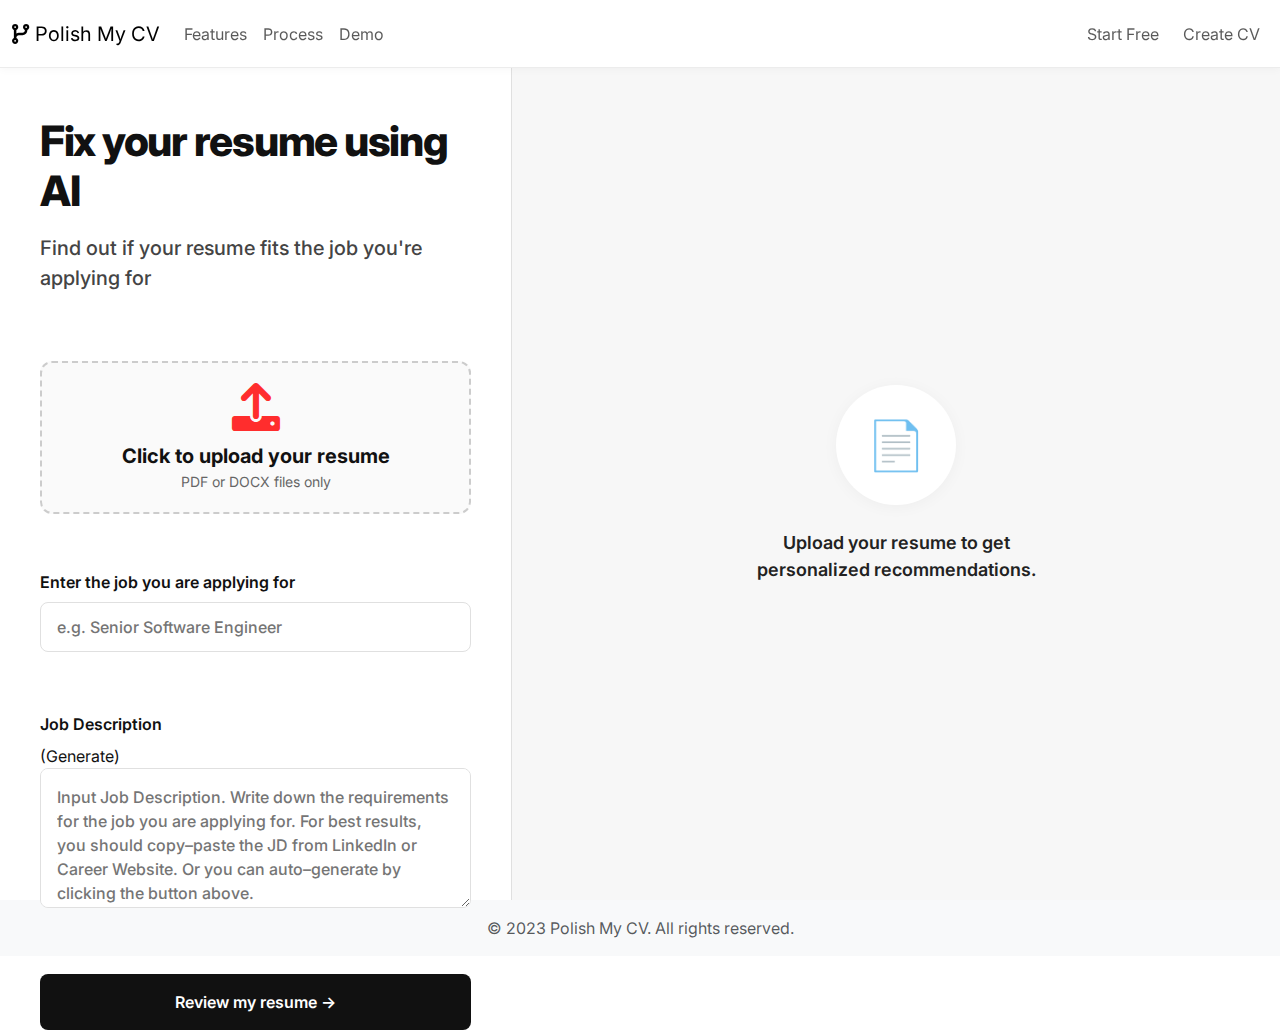
<file: templates/upload.html>
<!DOCTYPE html>
<html lang="en">
<head>
    <meta charset="UTF-8">
    <meta name="viewport" content="width=device-width, initial-scale=1.0">
    <title>Upload Your CV - Polish My CV</title>
    <link href="https://cdn.jsdelivr.net/npm/bootstrap@5.3.0/dist/css/bootstrap.min.css" rel="stylesheet">
    <link href="https://cdnjs.cloudflare.com/ajax/libs/font-awesome/6.0.0/css/all.min.css" rel="stylesheet">
    <link rel="preconnect" href="https://fonts.googleapis.com">
    <link rel="preconnect" href="https://fonts.gstatic.com" crossorigin>
    <link href="https://fonts.googleapis.com/css2?family=Inter:wght@300;400;500;600;700;800;900&display=swap" rel="stylesheet">
    <style>
        :root {
            --red-accent: #ff2d2d;
            --black: #111;
            --gray: #444;
            --light-gray: #f7f7f7;
            --card-radius: 20px;
            --shadow: 0 4px 32px rgba(0,0,0,0.06);
        }
        * { margin: 0; padding: 0; box-sizing: border-box; }
        body {
            background: #fff;
            color: var(--black);
            font-family: 'Inter', -apple-system, BlinkMacSystemFont, "Segoe UI", Helvetica, Arial, sans-serif;
            min-height: 100vh;
        }
        .navbar {
            background: #fff;
            border-bottom: 1px solid #ececec;
            box-shadow: 0 2px 8px rgba(0,0,0,0.03);
            padding: 0;
            position: sticky;
            top: 0;
            width: 100%;
            z-index: 1000;
            display: flex;
            align-items: center;
            justify-content: space-between;
            height: 68px;
        }
        .navbar-content {
            width: 100%;
            max-width: 1400px;
            margin: 0 auto;
            display: flex;
            align-items: center;
            justify-content: space-between;
            padding: 0 32px;
            height: 68px;
        }
        .navbar-logo {
            display: flex;
            align-items: center;
            font-weight: 900;
            font-size: 26px;
            color: var(--black);
            text-decoration: none;
            gap: 10px;
            letter-spacing: -0.03em;
        }
        .navbar-logo-icon {
            width: 38px;
            height: 38px;
            background: var(--red-accent);
            border-radius: 10px;
            display: flex;
            align-items: center;
            justify-content: center;
            color: #fff;
            font-size: 22px;
        }
        .navbar-links {
            display: flex;
            align-items: center;
            gap: 32px;
        }
        .navbar-link {
            color: var(--gray);
            font-weight: 700;
            font-size: 17px;
            text-decoration: none;
            text-transform: uppercase;
            transition: color 0.2s;
            letter-spacing: 0.01em;
        }
        .navbar-link:hover {
            color: var(--black);
        }
        .main-section {
            display: flex;
            align-items: stretch;
            justify-content: center;
            min-height: calc(100vh - 68px);
            height: calc(100vh - 68px);
            padding: 0;
            gap: 0;
            background: #f7f7f7;
        }
        .left-col {
            flex: 0 0 40%;
            max-width: 40%;
            min-width: 340px;
            display: flex;
            flex-direction: column;
            align-items: stretch;
            justify-content: stretch;
            background: #fff;
            padding: 0;
            z-index: 2;
            height: 100%;
            border-right: 1px solid #e0e0e0;
        }
        .right-col {
            flex: 0 0 60%;
            max-width: 60%;
            display: flex;
            align-items: center;
            justify-content: center;
            height: calc(100vh - 68px);
            position: relative;
            background: #f7f7f7;
            padding: 0;
        }
        .right-col.review-active {
            display: flex !important;
            flex-direction: column !important;
            align-items: stretch !important;
            justify-content: flex-start !important;
            height: 100% !important;
            width: 100% !important;
            padding: 0 !important;
            flex: 1 1 0 !important;
            min-height: 0 !important;
            max-width: none !important;
        }
        .review-illustration-section {
            width: 100%;
            height: 100%;
            display: flex;
            align-items: center;
            justify-content: center;
        }
        .upload-card {
            background: #fff;
            border-radius: 0;
            box-shadow: none;
            padding: 48px 40px;
            width: 100%;
            height: 100%;
            min-height: 0;
            display: flex;
            flex-direction: column;
            gap: 36px;
            justify-content: space-between;
            box-sizing: border-box;
        }
        .hero-headline {
            font-size: 42px;
            font-weight: 800;
            color: var(--black);
            margin-bottom: 16px;
            line-height: 1.2;
            letter-spacing: -0.03em;
            text-align: left;
        }
        .hero-sub {
            font-size: 20px;
            color: var(--gray);
            font-weight: 500;
            margin-bottom: 32px;
            text-align: left;
            line-height: 1.5;
        }
        .upload-area {
            border: 2px dashed #e0e0e0;
            border-radius: 12px;
            padding: 32px;
            text-align: center;
            margin-bottom: 20px;
            cursor: pointer;
            transition: all 0.2s ease;
            background: #fafafa;
        }
        .upload-area:hover {
            border-color: var(--red-accent);
            background: #fff;
        }
        .job-label {
            font-size: 16px;
            font-weight: 600;
            color: var(--black);
            margin-bottom: 8px;
            text-transform: none;
        }
        .job-select {
            width: 100%;
            border: 1px solid #e0e0e0;
            border-radius: 8px;
            padding: 12px 16px;
            font-size: 16px;
            font-weight: 500;
            margin-bottom: 24px;
            background: #fff;
            color: var(--black);
            text-transform: none;
            transition: all 0.2s ease;
        }
        .job-select:focus {
            border-color: var(--red-accent);
            outline: none;
            box-shadow: 0 0 0 2px rgba(255, 45, 45, 0.1);
        }
        .job-desc-label {
            font-size: 16px;
            font-weight: 600;
            color: var(--black);
            margin-bottom: 8px;
            text-transform: none;
        }
        .job-desc-area {
            width: 100%;
            border: 1px solid #e0e0e0;
            border-radius: 8px;
            padding: 16px;
            font-size: 16px;
            font-weight: 500;
            min-height: 140px;
            margin-bottom: 24px;
            color: var(--black);
            background: #fff;
            resize: vertical;
            transition: all 0.2s ease;
        }
        .job-desc-area:focus {
            border-color: var(--red-accent);
            outline: none;
            box-shadow: 0 0 0 2px rgba(255, 45, 45, 0.1);
        }
        .review-btn {
            background: var(--black);
            color: #fff;
            border: none;
            border-radius: 8px;
            font-size: 16px;
            font-weight: 600;
            padding: 16px 0;
            width: 100%;
            margin-top: 0;
            cursor: pointer;
            text-transform: none;
            letter-spacing: 0;
            transition: all 0.2s ease;
        }
        .review-btn:hover {
            background: #222;
            transform: translateY(-1px);
        }
        .illustration {
            display: flex;
            flex-direction: column;
            align-items: center;
            justify-content: center;
            text-align: center;
            margin: 0;
        }
        .illustration-img {
            width: 180px;
            height: 180px;
            background: #fff;
            border-radius: 50%;
            display: flex;
            align-items: center;
            justify-content: center;
            margin-bottom: 24px;
            box-shadow: 0 2px 16px rgba(0,0,0,0.04);
        }
        .illustration-img svg {
            width: 100px;
            height: 100px;
        }
        .illustration-text {
            font-size: 18px;
            color: #222;
            text-align: center;
            font-weight: 600;
            line-height: 1.5;
            max-width: 300px;
            margin: 0 auto;
        }
        #reviewResults {
            display: none;
        }
        .cv-review-panel {
            width: 100%;
            height: 100%;
            min-height: 0;
            background: #fff;
            border-radius: 12px;
            box-shadow: 0 1px 3px rgba(0,0,0,0.1);
            padding: 32px 24px;
            display: flex;
            flex-direction: column;
            align-items: flex-start;
            justify-content: flex-start;
            font-family: 'Inter', -apple-system, BlinkMacSystemFont, "Segoe UI", Helvetica, Arial, sans-serif;
            box-sizing: border-box;
            margin: 0;
            max-width: none;
            flex: 1 1 0;
            min-height: 0;
            max-height: none;
        }
        .cv-review-score {
            width: 100px;
            height: 100px;
            border-radius: 50%;
            background: linear-gradient(135deg, #ff2d2d 60%, #ff7e5f 100%);
            color: #fff;
            font-size: 2.2rem;
            font-weight: 800;
            display: flex;
            flex-direction: column;
            align-items: center;
            justify-content: center;
            margin-bottom: 24px;
            box-shadow: 0 2px 8px rgba(255,45,45,0.15);
            border: 6px solid #fff;
        }
        .cv-review-score-label {
            font-size: 1rem;
            font-weight: 600;
            margin-top: 2px;
            letter-spacing: 0;
            color: #fff;
        }
        .cv-review-sections {
            width: 100%;
            display: flex;
            flex-direction: column;
            gap: 24px;
            flex: 1 1 0;
            min-height: 0;
            height: 100%;
            overflow-y: auto;
        }
        .cv-review-section {
            background: #fafafa;
            border-radius: 12px;
            padding: 24px;
            box-shadow: none;
            border-left: none;
        }
        .cv-review-section-title {
            font-size: 16px;
            font-weight: 700;
            margin-bottom: 16px;
            display: flex;
            align-items: center;
            gap: 8px;
            letter-spacing: 0;
            color: var(--black);
        }
        .cv-review-section-title i {
            font-size: 16px;
            color: var(--red-accent);
        }
        .cv-review-section ul {
            list-style: none;
            padding: 0;
            margin: 0;
            display: flex;
            flex-direction: column;
            gap: 8px;
        }
        .cv-review-section li {
            background: #fff;
            border-radius: 8px;
            padding: 12px 16px;
            font-size: 14px;
            color: var(--black);
            font-weight: 500;
            box-shadow: 0 1px 2px rgba(0,0,0,0.05);
            border: 1px solid #e0e0e0;
            margin-bottom: 0;
            display: block;
        }
        @media (max-width: 1200px) {
            .main-section {
                flex-direction: column;
                min-height: unset;
                height: auto;
                padding: 0;
            }
            .left-col, .right-col {
                max-width: 100%;
                width: 100%;
                min-width: unset;
                height: auto;
            }
            .upload-card {
                border-radius: 0;
                height: auto;
                padding: 32px 24px;
            }
            .right-col {
                padding: 24px;
            }
        }
        @media (max-width: 900px) {
            .main-section {
                flex-direction: column;
                padding: 20px 0;
            }
            .left-col, .right-col {
                width: 100%;
                min-width: unset;
                max-width: 100vw;
            }
            .upload-card {
                max-width: 100vw;
                padding: 40px 10px;
            }
            .right-col {
                margin-top: 24px;
            }
            .cv-review-panel { padding: 18px 4px; }
            .cv-review-score { width: 80px; height: 80px; font-size: 2rem; }
            .cv-review-section { padding: 16px 8px; }
        }
        @media (max-width: 700px) {
            .hero-headline {
                font-size: 32px;
            }
            .hero-sub {
                font-size: 16px;
            }
            .upload-card {
                padding: 24px 4px;
            }
        }
        .emoji-circle {
            width: 120px;
            height: 120px;
            background: #fff;
            border-radius: 50%;
            display: flex;
            align-items: center;
            justify-content: center;
            box-shadow: 0 2px 16px rgba(0,0,0,0.04);
        }
        .review-overlay {
            position: fixed;
            top: 0;
            left: 0;
            width: 100vw;
            height: 100vh;
            background: #f7f7f7;
            z-index: 2000;
            display: flex;
            align-items: center;
            justify-content: center;
            flex-direction: column;
            transition: opacity 0.5s;
            overflow: auto;
        }
        .review-animation {
            display: flex;
            flex-direction: column;
            align-items: center;
            justify-content: center;
            animation: fadeIn 0.7s;
        }
        .checkmark-circle {
            width: 100px;
            height: 100px;
            border-radius: 50%;
            background: #fff;
            box-shadow: 0 2px 8px rgba(255,45,45,0.15);
            display: flex;
            align-items: center;
            justify-content: center;
            margin-bottom: 18px;
        }
        .checkmark-circle svg {
            width: 60px;
            height: 60px;
            stroke: #28ca42;
            stroke-width: 4;
            stroke-linecap: round;
            stroke-linejoin: round;
            fill: none;
            animation: checkmarkDraw 0.7s cubic-bezier(0.65,0,0.45,1) forwards;
        }
        @keyframes checkmarkDraw {
            0% { stroke-dasharray: 0, 100; }
            100% { stroke-dasharray: 100, 0; }
        }
        .reviewed-text {
            font-size: 2.2rem;
            font-weight: 800;
            color: #28ca42;
            margin-bottom: 12px;
            letter-spacing: -0.02em;
            animation: fadeIn 1s;
        }
        @keyframes fadeIn {
            from { opacity: 0; }
            to { opacity: 1; }
        }
        #fullReviewPanel {
            width: 100%;
            max-width: 900px;
            margin: 0 auto;
            padding: 0 16px;
            display: flex;
            flex-direction: column;
            align-items: stretch;
        }
        .full-review-close {
            margin: 24px auto 0 auto;
            padding: 12px 32px;
            background: #ff2d2d;
            color: #fff;
            border: none;
            border-radius: 8px;
            font-size: 1.1rem;
            font-weight: 700;
            cursor: pointer;
            transition: background 0.2s;
        }
        .full-review-close:hover {
            background: #d90000;
        }
        .full-review-card {
            background: #fff;
            border-radius: 16px;
            box-shadow: 0 2px 16px rgba(0,0,0,0.08);
            max-width: 900px;
            width: 100%;
            margin: 40px auto 0 auto;
            padding: 32px 24px 24px 24px;
            display: flex;
            flex-direction: column;
            align-items: stretch;
        }
        .review-overlay-content {
            display: flex;
            width: 100%;
            height: 100%;
            align-items: stretch;
        }
        .review-left, .review-right {
            width: 50%;
            display: flex;
            align-items: center;
            justify-content: center;
            min-height: 0;
        }
        .review-right {
            padding: 32px 10px;
            background: linear-gradient(135deg, #ff2d2d 0%, #ff7e5f 100%);
            color: #fff;
            text-align: center;
        }
        .review-cta-title {
            font-size: 2.5rem;
            font-weight: 900;
            margin-bottom: 18px;
            letter-spacing: -0.03em;
        }
        .review-cta-desc {
            font-size: 1.2rem;
            font-weight: 500;
            margin-bottom: 32px;
            color: #fff;
            opacity: 0.95;
        }
        .review-cta-btn {
            background: #fff;
            color: #ff2d2d;
            border: none;
            border-radius: 10px;
            font-size: 1.3rem;
            font-weight: 800;
            padding: 18px 44px;
            cursor: pointer;
            box-shadow: 0 2px 12px rgba(0,0,0,0.08);
            transition: background 0.2s, color 0.2s;
        }
        .review-cta-btn:hover {
            background: #ffeaea;
            color: #d90000;
        }
        @media (max-width: 900px) {
            .review-overlay-content {
                flex-direction: column;
            }
            .review-left, .review-right {
                width: 100%;
                min-width: 0;
                min-height: 0;
            }
            .review-right {
                padding: 32px 10px;
            }
        }
    </style>
</head>
<body>
    <!-- Navigation -->
    <nav class="navbar navbar-expand-lg">
        <div class="container-fluid">
            <a class="navbar-brand" href="/">
                <i class="fas fa-code-branch"></i>
                Polish My CV
            </a>
            <button class="navbar-toggler border-0" type="button" data-bs-toggle="collapse" data-bs-target="#navbarNav">
                <i class="fas fa-bars text-white"></i>
            </button>
            <div class="collapse navbar-collapse" id="navbarNav">
                <ul class="navbar-nav me-auto">
                    <li class="nav-item">
                        <a class="nav-link" href="#features">Features</a>
                    </li>
                    <li class="nav-item">
                        <a class="nav-link" href="#how-it-works">Process</a>
                    </li>
                    <li class="nav-item">
                        <a class="nav-link" href="#demo">Demo</a>
                    </li>
                </ul>
                <ul class="navbar-nav">
                    <li class="nav-item">
                        <a class="nav-link nav-cta" href="/upload">Start Free</a>
                    </li>
                    <li class="nav-item">
                        <a class="nav-link" href="/create-cv" style="margin-left: 8px;">Create CV</a>
                    </li>
                </ul>
            </div>
        </div>
    </nav>
    <div class="main-section" id="mainSection">
        <div class="left-col" id="leftCol">
            <div class="upload-card">
                <div>
                    <div class="hero-headline">Fix your resume using AI</div>
                    <div class="hero-sub">Find out if your resume fits the job you're applying for</div>
                </div>
                <form id="uploadForm" enctype="multipart/form-data">
                    <div class="upload-area" style="border: 2px dashed #ccc; padding: 20px; text-align: center; margin-bottom: 20px; border-radius: 12px; cursor: pointer;">
                        <input type="file" name="cv_file" id="cv_file" accept=".pdf,.docx" style="display: none;">
                        <div id="uploadText">
                            <i class="fas fa-upload" style="font-size: 48px; color: var(--red-accent); margin-bottom: 10px;"></i>
                            <div style="font-size: 20px; font-weight: bold;">Click to upload your resume</div>
                            <div style="font-size: 14px; color: #666;">PDF or DOCX files only</div>
                        </div>
                    </div>
                </form>
                <div>
                    <div class="job-label">Enter the job you are applying for</div>
                    <input class="job-select" id="jobSelect" list="jobRoles" placeholder="e.g. Senior Software Engineer" autocomplete="off">
                    <datalist id="jobRoles">
                        <option value="Senior Software Engineer">
                        <option value="Product Manager">
                        <option value="Data Scientist">
                        <option value="UX Designer">
                        <option value="Other">
                    </datalist>
                </div>
                <div>
                    <div class="job-desc-row">
                        <div class="job-desc-label">Job Description</div>
                        <span class="generate-link" id="generateLink">(Generate)</span>
                    </div>
                    <textarea class="job-desc-area" id="jobDesc" placeholder="Input Job Description. Write down the requirements for the job you are applying for. For best results, you should copy–paste the JD from LinkedIn or Career Website. Or you can auto–generate by clicking the button above."></textarea>
                </div>
                <button class="review-btn" id="reviewBtn">Review my resume &rarr;</button>
            </div>
        </div>
        <div class="right-col" id="rightCol">
            <section class="review-illustration-section">
                <div class="illustration" id="illustrationBlock">
                    <div class="illustration-img emoji-circle" style="margin-bottom: 24px;">
                        <span id="emojiCycler" style="font-size: 3rem; transition: opacity 0.4s; display: inline-block;">📄</span>
                    </div>
                    <div class="illustration-text">Upload your resume to get personalized recommendations.</div>
                </div>
            </section>
            <div id="reviewResults"></div>
        </div>
        <div id="reviewOverlay" class="review-overlay" style="display:none;">
            <div class="review-animation" id="reviewAnimation">
                <div class="checkmark-circle">
                    <svg viewBox="0 0 52 52"><circle cx="26" cy="26" r="25" fill="none"/><path d="M14 27l7 7 16-16" fill="none"/></svg>
                </div>
                <div class="reviewed-text">Reviewed!</div>
            </div>
            <div id="fullReviewPanel" style="display:none;"></div>
        </div>
    </div>
    <footer class="footer mt-auto py-3 bg-light">
        <div class="container text-center">
            <span class="text-muted">© 2023 Polish My CV. All rights reserved.</span>
        </div>
    </footer>
    <script>
        // Replace the old upload button code with this new implementation
        const uploadArea = document.querySelector('.upload-area');
        const fileInput = document.getElementById('cv_file');
        const uploadText = document.getElementById('uploadText');

        uploadArea.addEventListener('click', () => {
            fileInput.click();
        });

        let extractedText = '';

        fileInput.addEventListener('change', async (e) => {
            if (fileInput.files.length > 0) {
                const fileName = fileInput.files[0].name;
                uploadText.innerHTML = `
                    <i class="fas fa-check" style="font-size: 48px; color: #28ca42; margin-bottom: 10px;"></i>
                    <div style="font-size: 20px; font-weight: bold;">${fileName}</div>
                    <div style="font-size: 14px; color: #666;">Click to change file</div>
                `;
                // Upload the file and get extracted text
                const formData = new FormData();
                formData.append('file', fileInput.files[0]);
                try {
                    const uploadResponse = await fetch('/api/upload', {
                        method: 'POST',
                        body: formData
                    });

                    if (!uploadResponse.ok) {
                        throw new Error('Upload failed');
                    }

                    const uploadData = await uploadResponse.json();

                    if (uploadData.success && uploadData.extracted_text) {
                        extractedText = uploadData.extracted_text;
                    } else {
                        extractedText = '';
                        alert(uploadData.error || 'Failed to extract text from CV.');
                    }
                } catch (err) {
                    extractedText = '';
                    alert('Error uploading CV. Please try again.');
                    console.error('Upload error:', err);
                }
            }
        });

        // Drag and drop support
        uploadArea.addEventListener('dragover', (e) => {
            e.preventDefault();
            uploadArea.style.borderColor = 'var(--red-accent)';
        });

        uploadArea.addEventListener('dragleave', (e) => {
            e.preventDefault();
            uploadArea.style.borderColor = '#ccc';
        });

        uploadArea.addEventListener('drop', (e) => {
            e.preventDefault();
            uploadArea.style.borderColor = '#ccc';
            fileInput.files = e.dataTransfer.files;
            if (fileInput.files.length > 0) {
                const fileName = fileInput.files[0].name;
                uploadText.innerHTML = `
                    <i class="fas fa-check" style="font-size: 48px; color: #28ca42; margin-bottom: 10px;"></i>
                    <div style="font-size: 20px; font-weight: bold;">${fileName}</div>
                    <div style="font-size: 14px; color: #666;">Click to change file</div>
                `;
            }
        });
        // Gemini job description generation
        document.getElementById('generateLink').onclick = async function() {
            const role = document.getElementById('jobSelect').value.trim();
            if (!role) {
                alert('Please enter a job role first.');
                return;
            }
            const jobDescArea = document.getElementById('jobDesc');
            jobDescArea.value = 'Generating job description for "' + role + '"...';
            try {
                const response = await fetch('/generate-job-desc', {
                    method: 'POST',
                    headers: { 'Content-Type': 'application/json' },
                    body: JSON.stringify({ role })
                });
                const data = await response.json();
                if (data && data.description) {
                    jobDescArea.value = data.description;
                } else {
                    jobDescArea.value = '';
                    alert('Could not generate job description.');
                }
            } catch (e) {
                jobDescArea.value = '';
                alert('Error generating job description.');
            }
        };
        // Review my resume button handler
        document.getElementById('reviewBtn').onclick = async function() {
            const role = document.getElementById('jobSelect').value.trim();
            const jobDesc = document.getElementById('jobDesc').value.trim();
            if (!extractedText) {
                alert('Please upload a valid CV file first.');
                return;
            }
            const reviewBtn = document.getElementById('reviewBtn');
            reviewBtn.innerText = 'Reviewing...';
            reviewBtn.disabled = true;
            const reviewResults = document.getElementById('reviewResults');
            reviewResults.style.display = 'none';
            reviewResults.innerHTML = '';
            document.querySelector('.right-col').classList.remove('review-active');
            try {
                console.log('Starting CV review...');
                const response = await fetch('/api/review-cv', {
                    method: 'POST',
                    headers: { 'Content-Type': 'application/json' },
                    body: JSON.stringify({
                        cv_text: extractedText,
                        job_description: jobDesc
                    })
                });
                console.log('Response status:', response.status);
                const data = await response.json();
                console.log('Review API Response:', data);
                console.log('Data has success:', 'success' in data);
                console.log('Data has redirect_url:', 'redirect_url' in data);
                
                if (data.error) {
                    alert('Error: ' + data.error);
                } else if (data.success && data.redirect_url) {
                    // Redirect to the dedicated review page
                    console.log('Redirecting to:', data.redirect_url);
                    console.log('About to redirect...');
                    window.location.href = data.redirect_url;
                    return; // Exit early to prevent fallback code
                } else {
                    console.log('Falling back to old review display');
                    console.log('data.success:', data.success);
                    console.log('data.redirect_url:', data.redirect_url);
                    document.getElementById('illustrationBlock').style.display = 'none';
                    let html = '';
                    html += `
                        <div class="cv-review-panel">
                            <div class="cv-review-score">
                                <span id="cvScore">${data.rating ?? '--'}</span>
                                <div class="cv-review-score-label">Score</div>
                            </div>
                            <div class="cv-review-sections">
                                <div class="cv-review-section strengths">
                                    <div class="cv-review-section-title"><i class="fas fa-thumbs-up"></i> Top 5 Strengths</div>
                                    <ul>${(data.strengths || []).slice(0, 5).map(s => `<li>${s}</li>`).join('')}</ul>
                                </div>
                                <div class="cv-review-section weaknesses">
                                    <div class="cv-review-section-title"><i class="fas fa-thumbs-down"></i> Worst 5 Weaknesses</div>
                                    <ul>${(data.weaknesses || []).slice(0, 5).map(w => `<li>${w}</li>`).join('')}</ul>
                                </div>
                                <div class="cv-review-section suggestions">
                                    <div class="cv-review-section-title"><i class="fas fa-lightbulb"></i> Top Suggestions</div>
                                    <ul>${(data.suggestions || []).slice(0, 5).map(s => `<li>${s}</li>`).join('')}</ul>
                                </div>
                            </div>
                        </div>
                    `;
                    // Hide left and right columns, show overlay
                    document.getElementById('leftCol').style.display = 'none';
                    document.getElementById('rightCol').style.display = 'none';
                    document.getElementById('reviewOverlay').style.display = 'flex';
                    document.getElementById('reviewAnimation').style.display = 'flex';
                    document.getElementById('fullReviewPanel').style.display = 'none';
                    // After 1.5s, hide animation and show review
                    setTimeout(() => {
                        document.getElementById('reviewAnimation').style.display = 'none';
                        document.getElementById('fullReviewPanel').innerHTML = `
                            <div class="review-overlay-content">
                                <div class="review-left">
                                    <div class="full-review-card">
                                        <div class="cv-review-score">
                                            <span id="cvScore">${data.rating ?? '--'}</span>
                                            <div class="cv-review-score-label">Score</div>
                                        </div>
                                        <div class="cv-review-section strengths">
                                            <div class="cv-review-section-title"><i class="fas fa-thumbs-up"></i> Top 5 Strengths</div>
                                            <ul>${(data.strengths || []).slice(0, 5).map(s => `<li>${s}</li>`).join('')}</ul>
                                        </div>
                                        <div class="cv-review-section weaknesses">
                                            <div class="cv-review-section-title"><i class="fas fa-thumbs-down"></i> Worst 5 Weaknesses</div>
                                            <ul>${(data.weaknesses || []).slice(0, 5).map(w => `<li>${w}</li>`).join('')}</ul>
                                        </div>
                                        <div class="cv-review-section suggestions">
                                            <div class="cv-review-section-title"><i class="fas fa-lightbulb"></i> Top Suggestions</div>
                                            <ul>${(data.suggestions || []).slice(0, 5).map(s => `<li>${s}</li>`).join('')}</ul>
                                        </div>
                                        <button class="full-review-close" onclick="window.location.reload()">Upload another CV</button>
                                    </div>
                                </div>
                                <div class="review-right">
                                    <div class="review-cta-title">Generate your perfect resume, today</div>
                                    <div class="review-cta-desc">Transform your CV into a stunning, job-winning resume in seconds. Our AI-powered tool makes it easy!</div>
                                    <button class="review-cta-btn" onclick="generateImprovedResume()">Generate Resume</button>
                                </div>
                            </div>
                        `;
                        document.getElementById('fullReviewPanel').style.display = 'flex';
                    }, 1500);

                    if (data.rating !== undefined && document.getElementById('gaugeScore')) {
                        document.getElementById('gaugeScore').textContent = data.rating;
                    }
                    // Debug: log API response and generated HTML
                    console.log('Review API response:', data);
                    console.log('Review HTML:', html);
                }
            } catch (e) {
                alert('Error reviewing CV.');
            } finally {
                reviewBtn.innerText = 'Review my resume &rarr;';
                reviewBtn.disabled = false;
            }
        };
        // Generate improved resume function
        async function generateImprovedResume() {
            const generateBtn = document.querySelector('.review-cta-btn');
            const originalText = generateBtn.textContent;
            
            // Show loading state
            generateBtn.textContent = 'Generating...';
            generateBtn.disabled = true;
            
            try {
                const response = await fetch('/api/generate-improved-resume', {
                    method: 'POST',
                    headers: { 'Content-Type': 'application/json' }
                });
                
                const data = await response.json();
                
                if (data.success) {
                    // Redirect to the improved resume preview page
                    window.location.href = `/improved-resume-preview/${data.session_id}`;
                } else {
                    alert('Error generating improved resume: ' + (data.error || 'Unknown error'));
                    generateBtn.textContent = originalText;
                    generateBtn.disabled = false;
                }
            } catch (error) {
                console.error('Error:', error);
                alert('Error generating improved resume. Please try again.');
                generateBtn.textContent = originalText;
                generateBtn.disabled = false;
            }
        }

        // Emoji cycling animation
        const emojis = ["📄", "🤖", "✨", "📝", "💼"];
        let emojiIndex = 0;
        const emojiSpan = document.getElementById("emojiCycler");
        setInterval(() => {
            emojiSpan.style.opacity = 0;
            setTimeout(() => {
                emojiIndex = (emojiIndex + 1) % emojis.length;
                emojiSpan.textContent = emojis[emojiIndex];
                emojiSpan.style.opacity = 1;
            }, 400);
        }, 5000);
    </script>
</body>
</html>
</file>
